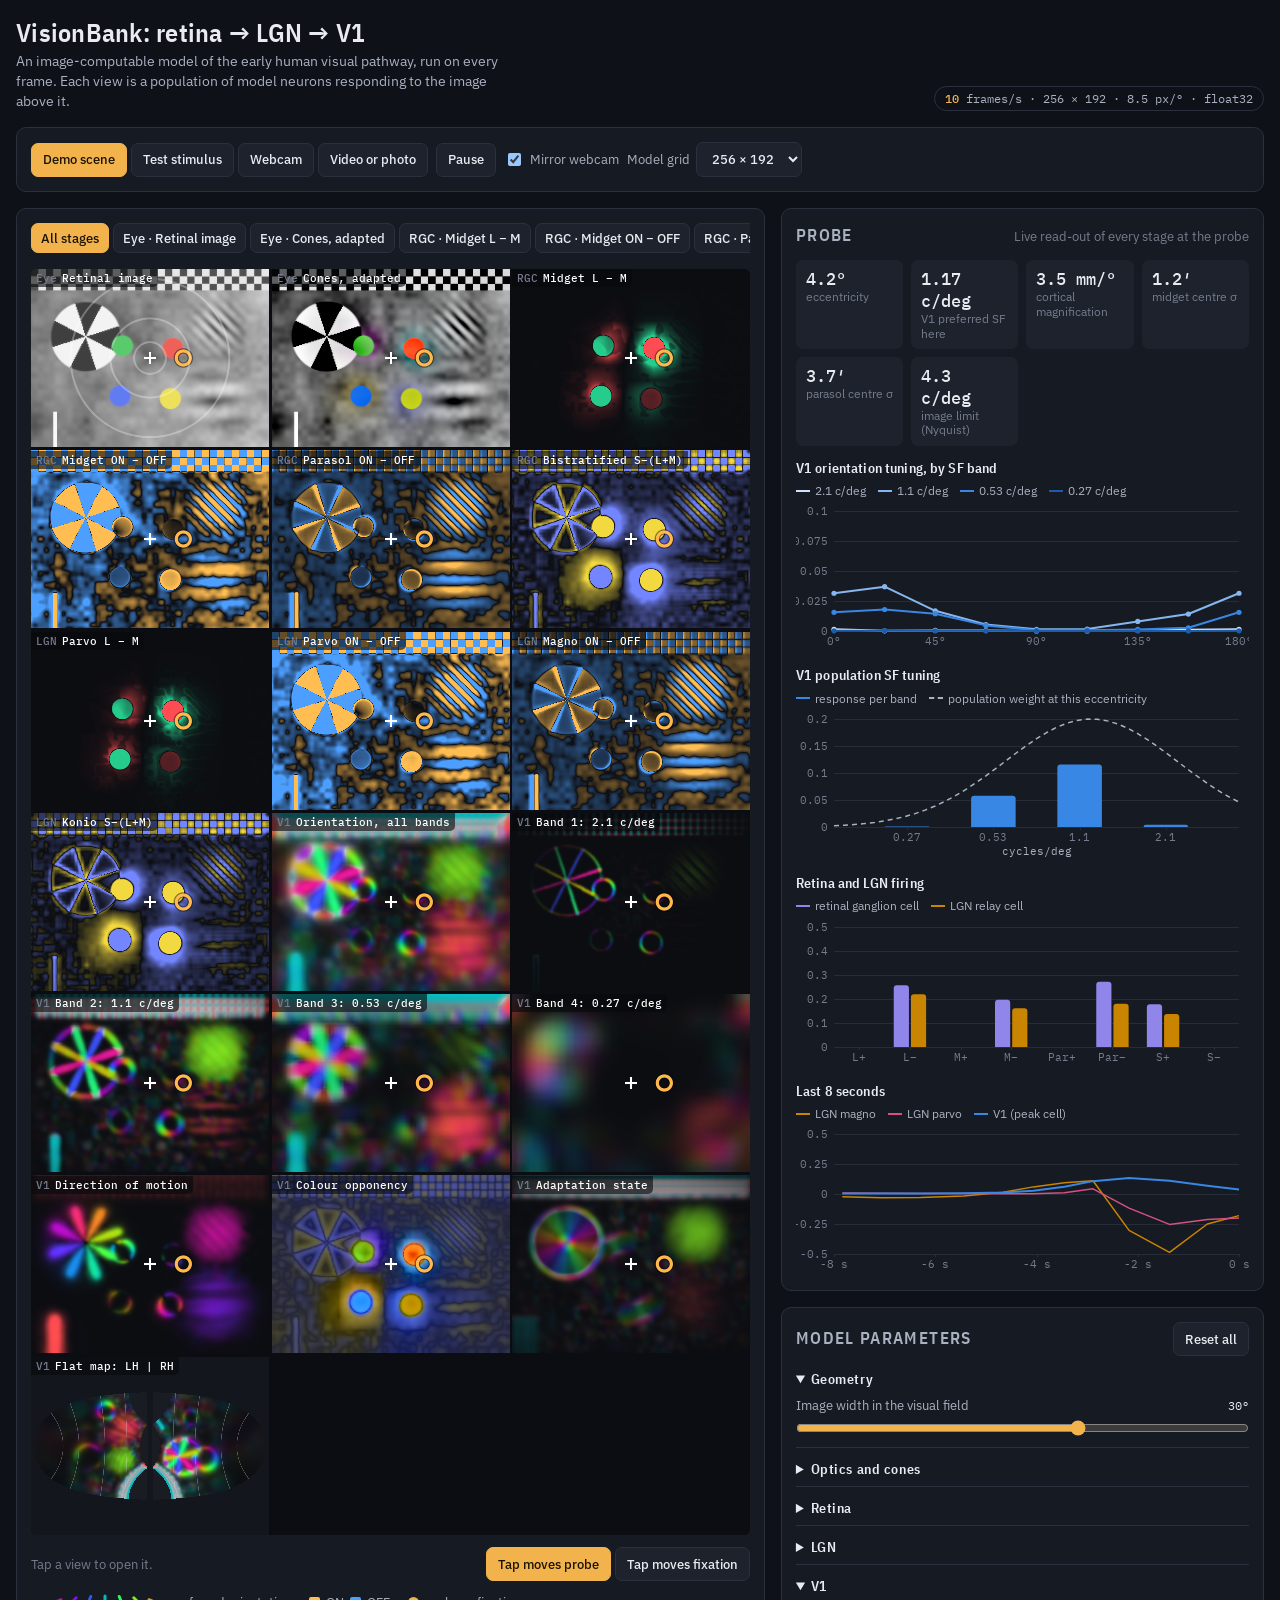
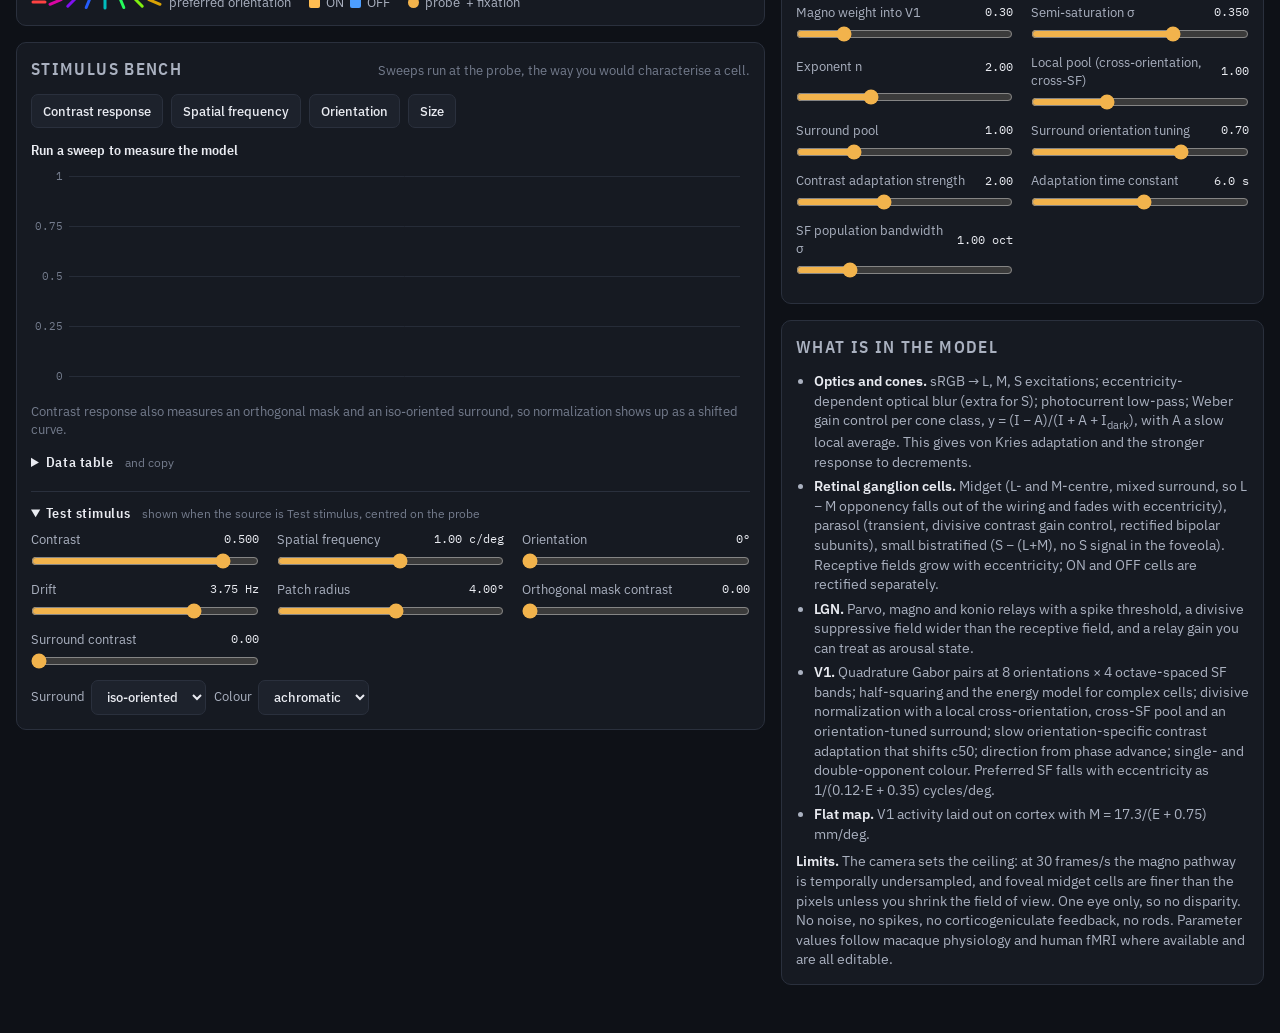
<file: index.html>
<!DOCTYPE html>
<html lang="en">
<head>
<meta charset="utf-8">
<meta name="viewport" content="width=device-width, initial-scale=1">
<title>VisionBank</title>
<link rel="preconnect" href="https://fonts.googleapis.com">
<link rel="preconnect" href="https://fonts.gstatic.com" crossorigin>
<link href="https://fonts.googleapis.com/css2?family=IBM+Plex+Mono:wght@400;500&family=IBM+Plex+Sans:wght@400;500;600&family=IBM+Plex+Sans+Condensed:wght@600&display=swap" rel="stylesheet">
<style>
:root {
  /* layout: instrument console. viewer left, read-outs and controls right; one dark world so activity maps read true */
  color-scheme: dark;
  --bg: #0e1117;
  --panel: #161a22;
  --panel-2: #1d222c;
  --line: #2a303d;
  --ink: #e9ebf1;
  --ink-2: #aab1c0;
  --ink-3: #747c8d;
  --accent: #f2b34c;       /* ON, probe */
  --accent-ink: #1a1305;
  --cool: #5aa2ff;         /* OFF */
  --warn: #e66767;
  --font-display: "IBM Plex Sans Condensed", "Arial Narrow", system-ui, sans-serif;
  --font-body: "IBM Plex Sans", system-ui, -apple-system, "Segoe UI", sans-serif;
  --font-mono: "IBM Plex Mono", ui-monospace, "SF Mono", Menlo, monospace;
}
* { box-sizing: border-box; }
html, body { margin: 0; }
body { background: var(--bg); color: var(--ink); font: 14px/1.45 var(--font-body); -webkit-text-size-adjust: 100%; }
h1, h2, h3 { font-family: var(--font-display); font-weight: 600; margin: 0; text-wrap: balance; letter-spacing: 0.01em; }
h1 { font-size: 26px; line-height: 1.1; }
h2 { font-size: 17px; text-transform: uppercase; letter-spacing: 0.08em; color: var(--ink-2); }
h3 { font-size: 14px; color: var(--ink); }
p { margin: 0; }
a { color: var(--accent); }
.wrap { max-width: 1500px; margin: 0 auto; padding: 18px 16px 48px; display: flex; flex-direction: column; gap: 16px; }
header.top { display: flex; flex-wrap: wrap; gap: 8px 20px; align-items: flex-end; justify-content: space-between; }
header.top .sub { color: var(--ink-2); max-width: 62ch; margin-top: 4px; }
.pill { font: 12px var(--font-mono); color: var(--ink-2); border: 1px solid var(--line); border-radius: 999px; padding: 4px 10px; white-space: nowrap; font-variant-numeric: tabular-nums; }
.pill b { color: var(--accent); font-weight: 500; }
.grid { display: flex; flex-direction: column; gap: 16px; }
.col { display: contents; }
#p-views { order: 1; } #p-probe { order: 2; } #p-bench { order: 3; } #p-params { order: 4; } #p-notes { order: 5; }
@media (min-width: 1040px) {
  .grid { display: grid; grid-template-columns: minmax(0, 1.55fr) minmax(360px, 1fr); align-items: start; }
  .col { display: flex; flex-direction: column; gap: 16px; min-width: 0; }
}
.panel { background: var(--panel); border: 1px solid var(--line); border-radius: 10px; padding: 14px; display: flex; flex-direction: column; gap: 12px; min-width: 0; }
.panel > .head { display: flex; flex-wrap: wrap; align-items: baseline; justify-content: space-between; gap: 6px 12px; }
.hint { color: var(--ink-3); font-size: 12.5px; }
.row { display: flex; flex-wrap: wrap; gap: 8px; align-items: center; }
button, select, .filebtn {
  font: 500 13px var(--font-body); color: var(--ink); background: var(--panel-2); border: 1px solid var(--line);
  border-radius: 7px; padding: 7px 11px; cursor: pointer; min-height: 34px;
}
button:hover, .filebtn:hover, select:hover { border-color: var(--ink-3); }
button:focus-visible, select:focus-visible, input:focus-visible, .filebtn:focus-within, summary:focus-visible { outline: 2px solid var(--accent); outline-offset: 2px; }
button[aria-pressed="true"] { background: var(--accent); color: var(--accent-ink); border-color: var(--accent); }
button:disabled { opacity: 0.45; cursor: default; }
.seg { display: inline-flex; flex-wrap: wrap; gap: 4px; }
.filebtn { display: inline-flex; align-items: center; position: relative; overflow: hidden; }
.filebtn input { position: absolute; inset: 0; opacity: 0; cursor: pointer; }
label.chk { display: inline-flex; gap: 6px; align-items: center; color: var(--ink-2); font-size: 13px; }
.msg { border-left: 3px solid var(--warn); background: var(--panel-2); padding: 8px 10px; border-radius: 0 6px 6px 0; color: var(--ink); font-size: 13px; }
.msg[hidden] { display: none; }

/* viewer */
.chips { display: flex; gap: 4px; overflow-x: auto; padding-bottom: 4px; scrollbar-width: thin; }
.chips button { white-space: nowrap; padding: 5px 9px; min-height: 30px; font-size: 12.5px; }
#stage { position: relative; width: 100%; line-height: 0; border-radius: 6px; overflow: hidden; background: #0b0d12; }
#gl { display: block; width: 100%; cursor: crosshair; touch-action: manipulation; }
#labels { position: absolute; inset: 0; pointer-events: none; line-height: 1.2; }
#labels span { position: absolute; white-space: nowrap; max-width: 100%; font: 500 11px var(--font-mono); color: #fff; background: rgba(8, 10, 14, 0.62); padding: 2px 5px; border-radius: 0 0 5px 0; }
#labels span i { font-style: normal; color: var(--ink-3); margin-right: 5px; }
.keys { display: flex; flex-wrap: wrap; gap: 6px 18px; align-items: center; color: var(--ink-2); font-size: 12.5px; }
.keys .k { display: inline-flex; gap: 6px; align-items: center; }
.sw { width: 11px; height: 11px; border-radius: 2px; display: inline-block; }
#orikey { width: 132px; height: 18px; }

/* read-outs */
.stats { display: grid; grid-template-columns: repeat(auto-fit, minmax(104px, 1fr)); gap: 8px; }
.stat { background: var(--panel-2); border-radius: 7px; padding: 8px 10px; }
.stat .v { font: 500 17px var(--font-mono); font-variant-numeric: tabular-nums; color: var(--ink); }
.stat .l { font-size: 11.5px; color: var(--ink-3); line-height: 1.25; }
.charts { display: grid; grid-template-columns: repeat(auto-fit, minmax(250px, 1fr)); gap: 12px; }
.chart { display: flex; flex-direction: column; gap: 4px; min-width: 0; }
.chart canvas { width: 100%; height: 150px; display: block; }
.chart.tall canvas { height: 230px; }
.legend { display: flex; flex-wrap: wrap; gap: 3px 12px; font-size: 12px; color: var(--ink-2); }
.legend .k { display: inline-flex; gap: 5px; align-items: center; }
.legend .ln { width: 14px; height: 0; border-top: 2px solid; display: inline-block; }
.legend .ln.dash { border-top-style: dashed; }
.chartbox { position: relative; }
.tip { position: absolute; pointer-events: none; background: #0b0d12; border: 1px solid var(--line); border-radius: 6px; padding: 6px 8px; font: 12px var(--font-mono); color: var(--ink); white-space: nowrap; z-index: 2; font-variant-numeric: tabular-nums; }
.tip[hidden] { display: none; }
.tip div { display: flex; gap: 6px; align-items: center; }
.tablewrap { overflow-x: auto; }
table { border-collapse: collapse; font: 12px var(--font-mono); font-variant-numeric: tabular-nums; width: 100%; }
th, td { text-align: right; padding: 3px 8px; border-bottom: 1px solid var(--line); white-space: nowrap; }
th { color: var(--ink-2); font-weight: 500; }
progress { width: 100%; height: 6px; accent-color: var(--accent); }

/* controls */
.ctl { display: grid; grid-template-columns: minmax(0, 1fr) auto; gap: 0 10px; align-items: center; }
.ctl label { color: var(--ink-2); font-size: 12.5px; }
.ctl output { font: 12px var(--font-mono); color: var(--ink); font-variant-numeric: tabular-nums; }
.ctl input[type=range] { grid-column: 1 / -1; width: 100%; accent-color: var(--accent); margin: 2px 0 8px; height: 22px; }
.ctls { display: grid; grid-template-columns: repeat(auto-fit, minmax(200px, 1fr)); gap: 0 18px; }
details { border-top: 1px solid var(--line); padding-top: 10px; }
details:first-of-type { border-top: 0; padding-top: 0; }
summary { cursor: pointer; font: 600 14px var(--font-display); letter-spacing: 0.04em; color: var(--ink); padding: 2px 0 8px; }
summary small { font: 12px var(--font-body); color: var(--ink-3); margin-left: 8px; letter-spacing: 0; }
.notes { color: var(--ink-2); font-size: 13.5px; max-width: 72ch; display: flex; flex-direction: column; gap: 8px; }
.notes b { color: var(--ink); font-weight: 600; }
.notes ul { margin: 0; padding-left: 18px; display: flex; flex-direction: column; gap: 5px; }
.fatal { padding: 24px; border: 1px solid var(--warn); border-radius: 10px; }
@media (prefers-reduced-motion: reduce) { * { scroll-behavior: auto; } }
@media (max-width: 480px) { #labels span { font-size: 9.5px; padding: 2px 4px; } #labels span i { margin-right: 3px; } }
</style>
</head>
<body>
<div class="wrap">
  <header class="top">
    <div>
      <h1>VisionBank: retina → LGN → V1</h1>
      <p class="sub">An image-computable model of the early human visual pathway, run on every frame. Each view is a population of model neurons responding to the image above it.</p>
    </div>
    <div class="pill" id="status">starting</div>
  </header>

  <section class="panel" aria-label="Image source">
    <div class="row">
      <div class="seg" role="group" aria-label="Source">
        <button id="src-demo" aria-pressed="true">Demo scene</button>
        <button id="src-stim" aria-pressed="false">Test stimulus</button>
        <button id="src-cam" aria-pressed="false">Webcam</button>
        <label class="filebtn" id="src-file-l">Video or photo<input type="file" id="src-file" accept="video/*,image/*"></label>
      </div>
      <button id="pause" aria-pressed="false">Pause</button>
      <label class="chk"><input type="checkbox" id="mirror" checked> Mirror webcam</label>
      <label class="chk">Model grid
        <select id="res"><option value="192">192 × 144</option><option value="256" selected>256 × 192</option><option value="384">384 × 288</option><option value="512">512 × 384</option></select>
      </label>
    </div>
    <div class="msg" id="msg" hidden></div>
    <video id="vid" playsinline muted loop hidden></video>
  </section>

  <div class="grid">
    <div class="col">
      <section class="panel" id="p-views" aria-label="Model views">
        <div class="chips" id="chips"></div>
        <div id="stage"><canvas id="gl"></canvas><div id="labels"></div></div>
        <div class="row" style="justify-content: space-between">
          <span class="hint" id="viewhint">Tap a view to open it.</span>
          <div class="seg" role="group" aria-label="Tap action">
            <button id="tap-probe" aria-pressed="true">Tap moves probe</button>
            <button id="tap-fix" aria-pressed="false">Tap moves fixation</button>
          </div>
        </div>
        <div class="keys">
          <span class="k"><canvas id="orikey"></canvas> preferred orientation</span>
          <span class="k"><i class="sw" style="background:#ffbd52"></i> ON <i class="sw" style="background:#4d9eff"></i> OFF</span>
          <span class="k"><i class="sw" style="background:#f2b34c;border-radius:50%"></i> probe &nbsp;+ fixation</span>
        </div>
      </section>

      <section class="panel" id="p-bench" aria-label="Stimulus bench">
        <div class="head"><h2>Stimulus bench</h2><span class="hint">Sweeps run at the probe, the way you would characterise a cell.</span></div>
        <div class="row">
          <button id="sw-crf">Contrast response</button>
          <button id="sw-sf">Spatial frequency</button>
          <button id="sw-ori">Orientation</button>
          <button id="sw-size">Size</button>
        </div>
        <progress id="prog" value="0" max="1" hidden></progress>
        <div class="chart tall">
          <h3 id="bench-title">Run a sweep to measure the model</h3>
          <div class="legend" id="bench-legend"></div>
          <div class="chartbox"><canvas id="bench-chart"></canvas><div class="tip" id="bench-tip" hidden></div></div>
          <p class="hint" id="bench-note">Contrast response also measures an orthogonal mask and an iso-oriented surround, so normalization shows up as a shifted curve.</p>
        </div>
        <details id="bench-data"><summary>Data table <small>and copy</small></summary>
          <div class="row" style="margin-bottom:8px"><button id="bench-copy" disabled>Copy as TSV</button></div>
          <div class="tablewrap"><table id="bench-table"></table></div>
        </details>
        <details open><summary>Test stimulus <small>shown when the source is Test stimulus, centred on the probe</small></summary>
          <div class="ctls" id="stim-ctls"></div>
          <div class="row">
            <label class="chk">Surround <select id="s-surrel"><option value="0">iso-oriented</option><option value="90">orthogonal</option></select></label>
            <label class="chk">Colour <select id="s-col"><option value="0">achromatic</option><option value="1">L − M</option><option value="2">S cone</option></select></label>
          </div>
        </details>
      </section>
    </div>

    <div class="col">
      <section class="panel" id="p-probe" aria-label="Probe">
        <div class="head"><h2>Probe</h2><span class="hint">Live read-out of every stage at the probe</span></div>
        <div class="stats" id="stats"></div>
        <div class="charts">
          <div class="chart"><h3>V1 orientation tuning, by SF band</h3><div class="legend" id="lg-ori"></div><canvas id="ch-ori"></canvas></div>
          <div class="chart"><h3>V1 population SF tuning</h3><div class="legend" id="lg-sf"></div><canvas id="ch-sf"></canvas></div>
          <div class="chart"><h3>Retina and LGN firing</h3><div class="legend" id="lg-cells"></div><canvas id="ch-cells"></canvas></div>
          <div class="chart"><h3>Last 8 seconds</h3><div class="legend" id="lg-strip"></div><canvas id="ch-strip"></canvas></div>
        </div>
      </section>

      <section class="panel" id="p-params" aria-label="Model parameters">
        <div class="head"><h2>Model parameters</h2><button id="reset">Reset all</button></div>
        <div id="params"></div>
      </section>

      <section class="panel" id="p-notes" aria-label="What the model contains">
        <div class="head"><h2>What is in the model</h2></div>
        <div class="notes">
          <ul>
            <li><b>Optics and cones.</b> sRGB → L, M, S excitations; eccentricity-dependent optical blur (extra for S); photocurrent low-pass; Weber gain control per cone class, y = (I − A)/(I + A + I<sub>dark</sub>), with A a slow local average. This gives von Kries adaptation and the stronger response to decrements.</li>
            <li><b>Retinal ganglion cells.</b> Midget (L- and M-centre, mixed surround, so L − M opponency falls out of the wiring and fades with eccentricity), parasol (transient, divisive contrast gain control, rectified bipolar subunits), small bistratified (S − (L+M), no S signal in the foveola). Receptive fields grow with eccentricity; ON and OFF cells are rectified separately.</li>
            <li><b>LGN.</b> Parvo, magno and konio relays with a spike threshold, a divisive suppressive field wider than the receptive field, and a relay gain you can treat as arousal state.</li>
            <li><b>V1.</b> Quadrature Gabor pairs at 8 orientations × 4 octave-spaced SF bands; half-squaring and the energy model for complex cells; divisive normalization with a local cross-orientation, cross-SF pool and an orientation-tuned surround; slow orientation-specific contrast adaptation that shifts c50; direction from phase advance; single- and double-opponent colour. Preferred SF falls with eccentricity as 1/(0.12·E + 0.35) cycles/deg.</li>
            <li><b>Flat map.</b> V1 activity laid out on cortex with M = 17.3/(E + 0.75) mm/deg.</li>
          </ul>
          <p><b>Limits.</b> The camera sets the ceiling: at 30 frames/s the magno pathway is temporally undersampled, and foveal midget cells are finer than the pixels unless you shrink the field of view. One eye only, so no disparity. No noise, no spikes, no corticogeniculate feedback, no rods. Parameter values follow macaque physiology and human fMRI where available and are all editable.</p>
        </div>
      </section>
    </div>
  </div>
</div>
<script>
'use strict';
/* ---------- GLSL: every stage of the model is one fragment shader ---------- */
const VS = `#version 300 es
out vec2 uv;
void main(){ vec2 p = vec2(float((gl_VertexID<<1)&2), float(gl_VertexID&2)); uv = p; gl_Position = vec4(p*2.0-1.0,0.0,1.0); }`;

const HEAD = `#version 300 es
precision highp float; precision highp int; precision highp sampler2D;
in vec2 uv;
uniform vec2 u_res;   // model resolution, px
uniform vec2 u_fix;   // fixation point, uv
uniform float u_ppd;  // model px per degree of visual angle
uniform float u_rf;   // receptive-field size multiplier
const float TAU = 6.28318530718;
float eccDeg(vec2 p){ return length((p - u_fix)*u_res)/u_ppd; }
// Space-variant Gaussian blur: read a Gaussian pyramid at the level whose sigma matches.
vec4 pyr(sampler2D t, vec2 p, float sigPx){
  float lam = max(0.0, 0.5*log2(2.4*sigPx*sigPx + 0.6));
  return textureLod(t, p, lam);
}
// RF centre sigma (deg) vs eccentricity; after Croner & Kaplan (1995), human-scaled fovea.
float sigMidget(float E){ return (0.010 + 0.0025*E)*u_rf; }
float sigParasol(float E){ return (0.040 + 0.0050*E)*u_rf; }
float sigBistrat(float E){ return (0.060 + 0.0070*E)*u_rf; }
float sum4(vec4 v){ return v.x+v.y+v.z+v.w; }
`;

const FS = {};

/* Stage 0. Image -> linear cone excitations (L, M, S). */
FS.ingest = HEAD + `
uniform sampler2D u_src; uniform int u_mode; uniform vec2 u_srcScale; uniform float u_mirror, u_time;
uniform vec2 u_probe;
uniform float u_sC, u_sF, u_sOri, u_sR, u_sMask, u_sSur, u_sSurOri, u_sPhase; uniform int u_sCol;
out vec4 o;
const mat3 RGB2LMS = mat3(0.31392,0.15529,0.01772, 0.63956,0.75795,0.10945, 0.04653,0.08672,0.87275);
vec3 srgb2lin(vec3 c){ return mix(c/12.92, pow((c+0.055)/1.055, vec3(2.4)), step(0.04045, c)); }
float hash(vec2 p){ return fract(sin(dot(p, vec2(127.1,311.7)))*43758.5453); }
float vnoise(vec2 p){ vec2 i=floor(p), f=fract(p); f=f*f*(3.0-2.0*f);
  return mix(mix(hash(i),hash(i+vec2(1,0)),f.x), mix(hash(i+vec2(0,1)),hash(i+vec2(1,1)),f.x), f.y); }
vec3 demo(vec2 p, float t){
  vec2 q = (p-0.5)*vec2(u_res.x/u_res.y,1.0);
  float n = 0.5*vnoise(q*6.0+t*0.05) + 0.3*vnoise(q*14.0) + 0.2*vnoise(q*31.0);
  vec3 col = vec3(0.30 + 0.44*(n-0.5));
  col *= 0.7 + 0.6*p.x;
  vec2 c1 = q - vec2(-0.36, 0.12); float r1 = length(c1); float a1 = atan(c1.y,c1.x) + t*0.6;
  col = mix(col, vec3(mix(0.05,0.9,step(0.0, sin(a1*4.0)))), smoothstep(0.2,0.19,r1));
  vec2 c2 = q - vec2(0.38,0.18); col += 0.3*exp(-dot(c2,c2)/0.012)*cos(84.0*(c2.x+c2.y) - t*6.0);
  vec2 c3 = q - vec2(0.36,-0.22); col += 0.3*exp(-dot(c3,c3)/0.02)*cos(45.0*c3.y - t*4.0);
  for(int k=0;k<4;k++){ float ang = t*0.35 + float(k)*1.5708; vec2 cc = q - vec2(-0.02,-0.08) - 0.2*vec2(cos(ang),sin(ang));
    vec3 dc = k==0?vec3(0.85,0.12,0.10): k==1?vec3(0.10,0.60,0.15): k==2?vec3(0.12,0.20,0.90): vec3(0.85,0.75,0.10);
    col = mix(col, dc, smoothstep(0.062,0.055,length(cc))); }
  float bx = fract(t*0.08)*1.6-0.8; col = mix(col, vec3(0.95), smoothstep(0.012,0.008,abs(q.x-bx))*step(q.y,-0.3));
  if(q.y>0.38){ vec2 ch = floor((q+vec2(t*0.02,0.0))*24.0); col = vec3(mod(ch.x+ch.y,2.0)<0.5?0.08:0.8); }
  return clamp(col,0.0,1.0);
}
vec3 stim(vec2 p){
  vec2 d = (p - u_probe)*u_res/u_ppd; float r = length(d);
  float ph = TAU*u_sPhase;
  vec2 n1 = vec2(-sin(u_sOri), cos(u_sOri)); vec2 n2 = vec2(-n1.y, n1.x);
  vec2 n3 = vec2(-sin(u_sSurOri), cos(u_sSurOri));
  float g1 = cos(TAU*u_sF*dot(d,n1) - ph), g2 = cos(TAU*u_sF*dot(d,n2) - ph), g3 = cos(TAU*u_sF*dot(d,n3) - ph);
  float e = max(0.08*u_sR, 1.5/u_ppd);
  float wc = 1.0 - smoothstep(u_sR - e, u_sR + e, r);
  float ws = smoothstep(u_sR*1.15 - e, u_sR*1.15 + e, r);
  float m = clamp(wc*(u_sC*g1 + u_sMask*g2) + ws*u_sSur*g3, -1.0, 1.0);
  vec3 dir = u_sCol==0 ? vec3(1.0) : (u_sCol==1 ? vec3(0.5,-1.0,0.0) : vec3(0.0,0.0,1.0));
  return 0.5*(1.0 + m*dir);
}
void main(){
  vec3 lms;
  if(u_mode==2){ lms = stim(uv); }
  else {
    vec3 rgb;
    if(u_mode==1) rgb = demo(uv, u_time);
    else { vec2 p = (uv-0.5)*u_srcScale + 0.5; if(u_mirror>0.5) p.x = 1.0-p.x; rgb = srgb2lin(texture(u_src, p).rgb); }
    lms = RGB2LMS*rgb;
  }
  o = vec4(lms, (2.0*lms.r+lms.g)/3.0);
}`;

/* Gaussian pyramid step: [1 3 3 1]/8 separable, decimate by 2 (keeps pixel centres aligned). */
FS.down = `#version 300 es
precision highp float; precision highp sampler2D;
uniform sampler2D u_src; out vec4 o;
void main(){
  ivec2 sz = textureSize(u_src,0); ivec2 c = ivec2(gl_FragCoord.xy)*2;
  const float w[4] = float[4](1.0,3.0,3.0,1.0);
  vec4 s = vec4(0.0);
  for(int j=0;j<4;j++) for(int i=0;i<4;i++){
    s += w[i]*w[j]*texelFetch(u_src, clamp(c+ivec2(i-1,j-1), ivec2(0), sz-1), 0); }
  o = s/64.0;
}`;

/* Stage 1. Optics + cones: blur, photocurrent low-pass, luminance gain control (per cone class). */
FS.cone = HEAD + `
uniform sampler2D u_lms, u_pA, u_pI;
uniform float u_dt, u_tauC, u_tauA, u_sigA, u_gamma, u_Id, u_optics, u_reset;
layout(location=0) out vec4 oA; layout(location=1) out vec4 oI; layout(location=2) out vec4 oY;
void main(){
  float E = eccDeg(uv); ivec2 q = ivec2(gl_FragCoord.xy);
  float so = (0.6 + 0.05*E)/60.0*u_optics;                      // optical PSF sigma, deg
  vec3 I; I.rg = pyr(u_lms, uv, so*u_ppd).rg;
  I.b = pyr(u_lms, uv, sqrt(so*so + 0.0016)*u_ppd).b;            // S cones: chromatic aberration, sparse mosaic
  vec3 pI = texelFetch(u_pI,q,0).rgb, pA = texelFetch(u_pA,q,0).rgb;
  vec3 In = mix(pI, I, 1.0-exp(-u_dt/u_tauC));
  vec3 loc = pyr(u_lms, uv, u_sigA*(1.0+E/4.0)*u_ppd).rgb;       // local adaptation pool
  vec3 glob = textureLod(u_lms, vec2(0.5), 30.0).rgb;            // scene mean
  vec3 pool = pow(max(loc,1e-4), vec3(u_gamma))*pow(max(glob,1e-4), vec3(1.0-u_gamma));
  vec3 An = mix(pA, pool, 1.0-exp(-u_dt/u_tauA));
  if(u_reset>0.5){ In = I; An = pool; }
  vec3 y = (In - An)/(In + An + u_Id);                            // Weber gain control, compressive
  oA = vec4(An,1.0); oI = vec4(In,1.0); oY = vec4(y, (2.0*y.r + y.g)/3.0);
}`;

/* Stage 2a. Retinal ganglion cell generator signals: midget (L, M centre), parasol, small bistratified. */
FS.gen = HEAD + `
uniform sampler2D u_cone, u_pS;
uniform float u_dt, u_reset, u_ksP, u_ksM, u_srr, u_purE, u_wP, u_wM, u_tauP, u_tauM, u_tauK;
layout(location=0) out vec4 oG; layout(location=1) out vec4 oS; layout(location=2) out vec4 oU;
void main(){
  float E = eccDeg(uv); ivec2 q = ivec2(gl_FragCoord.xy);
  float sp = sigMidget(E)*u_ppd, sm = sigParasol(E)*u_ppd, sk = sigBistrat(E)*u_ppd;
  vec4 cP = pyr(u_cone, uv, sp), sP = pyr(u_cone, uv, sp*u_srr);
  float pur = exp(-E/u_purE);                                     // single-cone centres near the fovea
  vec4 raw;
  raw.r = mix(cP.a,cP.r,pur) - u_ksP*sP.a;                        // L-centre midget
  raw.g = mix(cP.a,cP.g,pur) - u_ksP*sP.a;                        // M-centre midget
  raw.b = pyr(u_cone,uv,sm).a - u_ksM*pyr(u_cone,uv,sm*u_srr).a;  // parasol
  raw.a = smoothstep(0.1,0.4,E+3.0/u_ppd)*(pyr(u_cone,uv,sk).b - pyr(u_cone,uv,sk*1.5).a); // S-(L+M)
  vec4 k = 1.0-exp(-u_dt/vec4(u_tauP,u_tauP,u_tauM,u_tauK));
  vec4 st = mix(texelFetch(u_pS,q,0), raw, k);
  if(u_reset>0.5) st = raw;
  vec4 g; g.rg = raw.rg - u_wP*st.rg;                             // sustained
  g.b = raw.b - u_wM*st.b;                                        // transient (band-pass in time)
  g.a = st.a;                                                     // sluggish
  float gl = (2.0*g.r+g.g)/3.0;
  float b = ((2.0*raw.r+raw.g) - (2.0*st.r+st.g))/3.0;            // fine-scale transient (bipolar subunits)
  oG = g; oS = st; oU = vec4(max(b,0.0), max(-b,0.0), raw.b*raw.b, gl*gl);   // gain-control pools see contrast before the transient filter
}`;

/* Stage 2b + 3. RGC firing rates (contrast gain control, rectified subunits, rectification), then LGN relay. */
FS.rl = HEAD + `
uniform sampler2D u_gen, u_sub;
uniform float u_wSub, u_gM, u_c50M, u_gP, u_c50P, u_gK, u_relay, u_thr, u_sfL;
layout(location=0) out vec4 oRA; layout(location=1) out vec4 oRB; layout(location=2) out vec4 oLA; layout(location=3) out vec4 oLB;
void main(){
  float E = eccDeg(uv); ivec2 q = ivec2(gl_FragCoord.xy);
  float sp = sigMidget(E)*u_ppd, sm = sigParasol(E)*u_ppd;
  vec4 g = texelFetch(u_gen,q,0);
  vec4 uM = pyr(u_sub, uv, sm);
  float cM = sqrt(max(pyr(u_sub, uv, max(sm*2.5,1.0)).b, 0.0));   // local RMS contrast, magno band
  float cP = sqrt(max(pyr(u_sub, uv, max(sp*2.5,1.0)).a, 0.0));
  float gainM = u_gM/(1.0 + cM/u_c50M), gainP = u_gP/(1.0 + cP/u_c50P);
  const vec2 b0 = vec2(0.09, 0.05);                               // maintained rate: ON cells higher, OFF more rectified
  vec4 base = vec4(b0.x,b0.y,b0.x,b0.y);
  oRA = max(vec4(0.0), base + gainP*vec4(g.r,-g.r,g.g,-g.g));
  oRB = max(vec4(0.0), vec4(b0.x + gainM*( g.b + u_wSub*uM.r), b0.y + gainM*(-g.b + u_wSub*uM.g),
                            0.06 + u_gK*g.a, 0.03 - 0.6*u_gK*g.a));
  float sM = sqrt(max(pyr(u_sub, uv, max(sm*5.0,1.5)).b, 0.0));   // LGN suppressive field
  float sP = sqrt(max(pyr(u_sub, uv, max(sp*5.0,1.5)).a, 0.0));
  // divisive suppression driven by the saturating local-contrast signal (after Bonin, Mante & Carandini 2005)
  float lM = u_relay/(1.0 + u_sfL*0.6*sM/(sM + u_c50M)), lP = u_relay/(1.0 + u_sfL*0.6*sP/(sP + u_c50P));
  oLA = max(vec4(0.0), lP*(oRA - u_thr*base));
  oLB = max(vec4(0.0), vec4(lM,lM,lP,lP)*(oRB - u_thr*vec4(b0.x,b0.y,0.06,0.03)));
}`;

/* Stage 4a. Geniculate input to V1: luminance (P + M), red-green, blue-yellow. */
FS.v1in = HEAD + `
uniform sampler2D u_lA, u_lB; uniform float u_wMV1;
out vec4 o;
void main(){
  ivec2 q = ivec2(gl_FragCoord.xy); vec4 A = texelFetch(u_lA,q,0), B = texelFetch(u_lB,q,0);
  float l = A.r-A.g, m = A.b-A.a, mg = B.r-B.g;
  o = vec4((2.0*l+m)/3.0 + u_wMV1*mg, l-m, B.b-B.a, mg);
}`;

/* Stage 4b. V1 linear receptive fields: quadrature Gabor pairs, 8 orientations, one SF band. */
FS.gabor = `#version 300 es
precision highp float; precision highp int; precision highp sampler2D;
uniform sampler2D u_in, u_kern; uniform int u_lod; uniform float u_gain;
layout(location=0) out vec4 o0; layout(location=1) out vec4 o1; layout(location=2) out vec4 o2; layout(location=3) out vec4 o3;
void main(){
  ivec2 p = ivec2(gl_FragCoord.xy); ivec2 sz = textureSize(u_in, u_lod);
  vec4 a0=vec4(0.0), a1=vec4(0.0), a2=vec4(0.0), a3=vec4(0.0);
  for(int j=-5;j<=5;j++) for(int i=-5;i<=5;i++){
    float v = texelFetch(u_in, clamp(p+ivec2(i,j), ivec2(0), sz-1), u_lod).r;
    int t = (j+5)*11 + (i+5);
    a0 += v*texelFetch(u_kern, ivec2(t,0), 0); a1 += v*texelFetch(u_kern, ivec2(t,1), 0);
    a2 += v*texelFetch(u_kern, ivec2(t,2), 0); a3 += v*texelFetch(u_kern, ivec2(t,3), 0);
  }
  o0 = a0*u_gain; o1 = a1*u_gain; o2 = a2*u_gain; o3 = a3*u_gain;
}`;

/* Stage 4c. Complex-cell energy (e^2 + o^2), weighted by the local SF population, and direction from phase advance. */
FS.energy = HEAD + `
uniform sampler2D u_c0,u_c1,u_c2,u_c3,u_p0,u_p1,u_p2,u_p3;
uniform float u_fs, u_sw;
layout(location=0) out vec4 oEA; layout(location=1) out vec4 oEB; layout(location=2) out vec4 oDA; layout(location=3) out vec4 oDB;
vec2 ed(vec2 c, vec2 p, float w2){
  float e = dot(c,c), ep = dot(p,p);
  return vec2(e*w2, (c.y*p.x - c.x*p.y)/(sqrt(e*ep) + 1e-7));
}
void main(){
  ivec2 q = ivec2(gl_FragCoord.xy); float E = eccDeg(uv);
  float fp = 1.0/(0.12*E + 0.35);                                 // preferred SF vs eccentricity (Broderick et al. 2022)
  float lo = log2(u_fs/fp)/u_sw; float w2 = exp(-lo*lo);          // population weight, squared
  vec4 c0=texelFetch(u_c0,q,0), c1=texelFetch(u_c1,q,0), c2=texelFetch(u_c2,q,0), c3=texelFetch(u_c3,q,0);
  vec4 p0=texelFetch(u_p0,q,0), p1=texelFetch(u_p1,q,0), p2=texelFetch(u_p2,q,0), p3=texelFetch(u_p3,q,0);
  vec2 r0=ed(c0.xy,p0.xy,w2), r1=ed(c0.zw,p0.zw,w2), r2=ed(c1.xy,p1.xy,w2), r3=ed(c1.zw,p1.zw,w2);
  vec2 r4=ed(c2.xy,p2.xy,w2), r5=ed(c2.zw,p2.zw,w2), r6=ed(c3.xy,p3.xy,w2), r7=ed(c3.zw,p3.zw,w2);
  oEA = vec4(r0.x,r1.x,r2.x,r3.x); oEB = vec4(r4.x,r5.x,r6.x,r7.x);
  oDA = vec4(r0.y,r1.y,r2.y,r3.y); oDB = vec4(r4.y,r5.y,r6.y,r7.y);
}`;

/* Stage 4d. Divisive normalization (local cross-orientation / cross-SF pool + orientation-tuned surround) and contrast adaptation. */
FS.norm = HEAD + `
uniform sampler2D u_EA,u_EB,u_EAf,u_EBf,u_EAc,u_EBc,u_pA,u_pB;
uniform float u_hasF,u_hasC,u_sig,u_n,u_wLoc,u_wSur,u_tun,u_kAd,u_tauAd,u_dt,u_adOn,u_lodL,u_lodS,u_kn;
layout(location=0) out vec4 oRA; layout(location=1) out vec4 oRB; layout(location=2) out vec4 oAA; layout(location=3) out vec4 oAB;
void main(){
  ivec2 q = ivec2(gl_FragCoord.xy);
  vec4 EA = texelFetch(u_EA,q,0), EB = texelFetch(u_EB,q,0);
  float loc = sum4(textureLod(u_EA,uv,u_lodL)) + sum4(textureLod(u_EB,uv,u_lodL));
  if(u_hasF>0.5) loc += 0.5*(sum4(textureLod(u_EAf,uv,u_lodL+1.0)) + sum4(textureLod(u_EBf,uv,u_lodL+1.0)));
  if(u_hasC>0.5) loc += 0.5*(sum4(textureLod(u_EAc,uv,max(u_lodL-1.0,0.0))) + sum4(textureLod(u_EBc,uv,max(u_lodL-1.0,0.0))));
  loc /= u_kn;
  vec4 sA = textureLod(u_EA,uv,u_lodS), sB = textureLod(u_EB,uv,u_lodS);
  float sun = (sum4(sA)+sum4(sB))/u_kn;
  vec4 pA = texelFetch(u_pA,q,0), pB = texelFetch(u_pB,q,0);
  float h = 0.5*u_n;
  vec4 dA = pow(u_sig*(1.0+u_kAd*pA), vec4(u_n)) + pow(max(u_wLoc*loc + u_wSur*(u_tun*sA + (1.0-u_tun)*sun), 1e-12), vec4(h));
  vec4 dB = pow(u_sig*(1.0+u_kAd*pB), vec4(u_n)) + pow(max(u_wLoc*loc + u_wSur*(u_tun*sB + (1.0-u_tun)*sun), 1e-12), vec4(h));
  oRA = pow(max(EA,1e-12), vec4(h))/dA; oRB = pow(max(EB,1e-12), vec4(h))/dB;
  float k = u_adOn*(1.0-exp(-u_dt/u_tauAd));
  oAA = mix(pA, oRA, k); oAB = mix(pB, oRB, k);
}`;

/* V1 read-out across SF bands: orientation vector, total, SF centroid, motion vector. */
FS.summary = HEAD + `
uniform sampler2D u_RA0,u_RB0,u_DA0,u_DB0,u_RA1,u_RB1,u_DA1,u_DB1,u_RA2,u_RB2,u_DA2,u_DB2,u_RA3,u_RB3,u_DA3,u_DB3;
layout(location=0) out vec4 o0; layout(location=1) out vec4 o1;
void acc(vec4 R, vec4 D, int base, float s, inout vec2 ov, inout float tot, inout float sc, inout vec2 mv, inout float mx){
  for(int k=0;k<4;k++){ float th = float(base+k)*0.39269908; float r = R[k];
    ov += r*vec2(cos(2.0*th), sin(2.0*th)); tot += r; sc += r*s; mx = max(mx, r);
    mv += r*D[k]*vec2(-sin(th), cos(th)); }
}
void main(){
  vec2 ov = vec2(0.0), mv = vec2(0.0); float tot = 0.0, sc = 0.0, mx = 0.0;
  acc(texture(u_RA0,uv), texture(u_DA0,uv), 0, 0.0, ov,tot,sc,mv,mx); acc(texture(u_RB0,uv), texture(u_DB0,uv), 4, 0.0, ov,tot,sc,mv,mx);
  acc(texture(u_RA1,uv), texture(u_DA1,uv), 0, 1.0, ov,tot,sc,mv,mx); acc(texture(u_RB1,uv), texture(u_DB1,uv), 4, 1.0, ov,tot,sc,mv,mx);
  acc(texture(u_RA2,uv), texture(u_DA2,uv), 0, 2.0, ov,tot,sc,mv,mx); acc(texture(u_RB2,uv), texture(u_DB2,uv), 4, 2.0, ov,tot,sc,mv,mx);
  acc(texture(u_RA3,uv), texture(u_DA3,uv), 0, 3.0, ov,tot,sc,mv,mx); acc(texture(u_RB3,uv), texture(u_DB3,uv), 4, 3.0, ov,tot,sc,mv,mx);
  o0 = vec4(ov, tot, sc/(tot+1e-6)); o1 = vec4(mv, mx, 1.0);
}`;

/* V1 colour: single-opponent (blob-like, low-pass) and double-opponent (chromatic contrast) responses. */
FS.colour = HEAD + `
uniform sampler2D u_in; out vec4 o;
void main(){
  float E = eccDeg(uv); float sb = (0.12 + 0.03*E)*u_rf*u_ppd;
  vec4 f = pyr(u_in, uv, sb*0.5), c = pyr(u_in, uv, sb), w = pyr(u_in, uv, sb*3.0);
  vec2 so = c.gb; vec2 dop = abs(f.gb - w.gb);
  o = vec4(so/(0.15+abs(so)), dop/(0.1+dop));
}`;

/* Copy one texel (the probe). */
FS.copy = `#version 300 es
precision highp float; precision highp sampler2D;
uniform sampler2D u_t; uniform vec2 u_p; out vec4 o;
void main(){ o = textureLod(u_t, u_p, 0.0); }`;

/* Display. */
FS.view = HEAD + `
uniform sampler2D u_t0, u_t1; uniform int u_mode, u_cm; uniform float u_gain, u_marks, u_emax; uniform vec4 u_w;
uniform vec2 u_probe, u_tile; uniform mat3 u_lms2rgb;
out vec4 o;
const vec3 BG = vec3(0.045,0.05,0.065);
vec3 cyc(float h){ return 0.5+0.5*cos(TAU*(h+vec3(0.0,0.33,0.67))); }
vec3 lin2srgb(vec3 c){ c = clamp(c,0.0,1.0); return mix(c*12.92, 1.055*pow(c, vec3(1.0/2.4))-0.055, step(0.0031308, c)); }
vec3 dv(float x){
  vec3 pos = u_cm==0 ? vec3(1.0,0.74,0.32) : (u_cm==1 ? vec3(1.0,0.30,0.32) : vec3(0.45,0.52,1.0));
  vec3 neg = u_cm==0 ? vec3(0.30,0.62,1.0) : (u_cm==1 ? vec3(0.15,0.80,0.55) : vec3(0.95,0.85,0.25));
  return mix(BG, x>0.0?pos:neg, min(1.0, abs(x)));
}
vec3 oriCol(vec2 ov, float tot){
  float sel = length(ov)/(tot+1e-5); float v = 1.0-exp(-tot*u_gain);
  return BG + v*mix(vec3(0.75), cyc(atan(ov.y,ov.x)/TAU), clamp(sel*1.6,0.0,1.0));
}
vec2 oriVec(vec4 A, vec4 B, out float tot){
  vec2 ov = vec2(0.0); tot = 0.0;
  for(int k=0;k<4;k++){ float t0 = float(k)*0.39269908, t1 = float(k+4)*0.39269908;
    ov += A[k]*vec2(cos(2.0*t0),sin(2.0*t0)) + B[k]*vec2(cos(2.0*t1),sin(2.0*t1)); tot += A[k]+B[k]; }
  return ov;
}
void main(){
  vec3 col; vec2 p = uv;
  if(u_mode==0){ col = lin2srgb(u_lms2rgb*texture(u_t0,p).rgb); }
  else if(u_mode==1){ col = clamp(u_lms2rgb*(0.5+0.5*u_gain*texture(u_t0,p).rgb), 0.0, 1.0); }
  else if(u_mode==2){ col = dv(dot(texture(u_t0,p),u_w)*u_gain); }
  else if(u_mode==3){ vec4 s = texture(u_t0,p); col = oriCol(s.xy, s.z); }
  else if(u_mode==4){ float tot; vec2 ov = oriVec(texture(u_t0,p), texture(u_t1,p), tot); col = oriCol(ov, tot); }
  else if(u_mode==5){ vec2 mv = texture(u_t1,p).xy; col = BG + (1.0-exp(-length(mv)*u_gain))*cyc(atan(mv.y,mv.x)/TAU); }
  else if(u_mode==6){ vec4 c = texture(u_t0,p);
    col = vec3(0.16) + u_gain*(c.r*vec3(0.55,-0.35,-0.08) + c.g*vec3(-0.22,-0.16,0.6)) + 0.35*(c.b+c.a); col = clamp(col,0.0,1.0); }
  else {
    // V1 flat map: complex-log (monopole) map, M = 17.3/(E+0.75) mm/deg (Horton & Hoyt 1991)
    float a = 0.75, k = 17.3; bool lh = p.x < 0.5; float px = lh ? p.x*2.0 : (1.0-p.x)*2.0;
    float Wmm = k*log((u_emax+a)/a), Hmm = 2.0*k*atan(u_emax/a);
    float asp = 0.5*u_tile.x/u_tile.y;                       // one hemisphere's width / height
    float sc = max(Wmm/asp, Hmm)*1.04;                       // mm per tile height
    vec2 wmm = vec2((px-0.02)*asp*sc, (p.y-0.5)*sc);
    float ex = exp(wmm.x/k); vec2 z = a*vec2(ex*cos(wmm.y/k)-1.0, ex*sin(wmm.y/k));
    float E = length(z);
    if(wmm.x < 0.0 || z.x < 0.0 || E > u_emax || abs(wmm.y/k) > 1.5708){ col = vec3(0.075,0.085,0.11); }
    else {
      vec2 vf = vec2(lh ? z.x : -z.x, -z.y);                 // LH sees the right field; upper field maps ventrally (down)
      vec2 q = u_fix + vf*u_ppd/u_res;
      if(q.x<0.0||q.x>1.0||q.y<0.0||q.y>1.0) col = vec3(0.10,0.11,0.14);
      else { vec4 s = texture(u_t0,q); col = oriCol(s.xy, s.z); }
      float ring = 1.0;
      for(int i=0;i<5;i++){ float e0 = i==0?1.0: i==1?2.0: i==2?5.0: i==3?10.0: 20.0; ring = min(ring, abs(E-e0)/(E+a)); }
      col = mix(col, vec3(0.8), 0.35*(1.0-smoothstep(0.004,0.012,ring)));
    }
  }
  if(u_marks>0.5 && u_mode!=7){
    vec2 dp = (p-u_probe)*u_tile; float d = length(dp);
    float ring = 1.0-smoothstep(1.0,2.2,abs(d-7.0));
    col = mix(col, vec3(0.0), 0.6*(1.0-smoothstep(1.5,3.5,abs(d-7.0)))); col = mix(col, vec3(1.0,0.72,0.3), ring);
    vec2 df = abs((p-u_fix)*u_tile); float cr = (1.0-smoothstep(0.6,1.6,min(df.x,df.y)))*step(max(df.x,df.y),6.0);
    col = mix(col, vec3(1.0), cr);
    if(u_mode==0){ float E = eccDeg(p); float rr = 1.0;
      for(int i=0;i<5;i++){ float e0 = i==0?2.0: i==1?5.0: i==2?10.0: i==3?20.0: 40.0; rr = min(rr, abs(E-e0)); }
      col = mix(col, vec3(1.0), 0.28*(1.0-smoothstep(0.5,1.5, rr*u_ppd*u_tile.x/u_res.x))); }
  }
  o = vec4(col,1.0);
}`;

/* ---------- WebGL2 plumbing + the model pipeline ---------- */
const $ = (id) => document.getElementById(id);
const clamp = (x, a, b) => Math.max(a, Math.min(b, x));

let gl = null, canvas = null, use32 = false, FMT = 0, PROBE_FMT = 0;
const PROG = {};
const GLOBJ = { tex: [], fbo: [] };

const P = {};                                  // model parameters (filled from PARAMS)
const S = { c: 0.5, f: 1, ori: 0, tf: 3.75, R: 4, mask: 0, sur: 0, surRel: 0, col: 0, phase: 0 };
const ST = { src: 'demo', mirror: true, paused: false, probe: [0.64, 0.5], fix: [0.5, 0.5], adOn: 1 };
const M = { W: 0, H: 0, ping: 0, cur: 1, reset: 1, time: 0, NS: 4 };
const SRC = { tex: null, el: null, aspect: 4 / 3, ready: false };
const GCOMP = [1, 1.268, 1.344, 1.364];        // undoes the pyramid low-pass at each band's centre SF
let KERN = null, KN = 1.5, LMS2RGB = null, PROBE = null;

function initGL() {
  canvas = $('gl');
  gl = canvas.getContext('webgl2', { antialias: false, alpha: false, depth: false, stencil: false, powerPreference: 'high-performance' });
  if (!gl) throw new Error('WebGL2 is not available in this browser.');
  const eF = gl.getExtension('EXT_color_buffer_float'), eH = gl.getExtension('EXT_color_buffer_half_float');
  const eL = gl.getExtension('OES_texture_float_linear');
  if (!eF && !eH) throw new Error('This GPU cannot render to floating-point textures, which the model needs.');
  use32 = !!(eF && eL) && location.hash !== '#half';
  FMT = use32 ? gl.RGBA32F : gl.RGBA16F;
  PROBE_FMT = eF ? gl.RGBA32F : gl.RGBA16F;
  gl.bindVertexArray(gl.createVertexArray());
  for (const name in FS) PROG[name] = mkProg(name, FS[name]);
  makeKernels();
  LMS2RGB = inv3([0.31392, 0.63956, 0.04653, 0.15529, 0.75795, 0.08672, 0.01772, 0.10945, 0.87275]);
  SRC.tex = gl.createTexture();
  gl.bindTexture(gl.TEXTURE_2D, SRC.tex);
  gl.texImage2D(gl.TEXTURE_2D, 0, gl.RGBA, 1, 1, 0, gl.RGBA, gl.UNSIGNED_BYTE, new Uint8Array([128, 128, 128, 255]));
  gl.texParameteri(gl.TEXTURE_2D, gl.TEXTURE_MIN_FILTER, gl.LINEAR_MIPMAP_LINEAR);
  gl.texParameteri(gl.TEXTURE_2D, gl.TEXTURE_MAG_FILTER, gl.LINEAR);
  gl.texParameteri(gl.TEXTURE_2D, gl.TEXTURE_WRAP_S, gl.CLAMP_TO_EDGE);
  gl.texParameteri(gl.TEXTURE_2D, gl.TEXTURE_WRAP_T, gl.CLAMP_TO_EDGE);
  gl.generateMipmap(gl.TEXTURE_2D);
  const pt = gl.createTexture();
  gl.bindTexture(gl.TEXTURE_2D, pt);
  gl.texStorage2D(gl.TEXTURE_2D, 1, PROBE_FMT, 8, 8);
  gl.texParameteri(gl.TEXTURE_2D, gl.TEXTURE_MIN_FILTER, gl.NEAREST);
  gl.texParameteri(gl.TEXTURE_2D, gl.TEXTURE_MAG_FILTER, gl.NEAREST);
  const pf = gl.createFramebuffer();
  gl.bindFramebuffer(gl.FRAMEBUFFER, pf);
  gl.framebufferTexture2D(gl.FRAMEBUFFER, gl.COLOR_ATTACHMENT0, gl.TEXTURE_2D, pt, 0);
  if (gl.checkFramebufferStatus(gl.FRAMEBUFFER) !== gl.FRAMEBUFFER_COMPLETE) throw new Error('Floating-point framebuffer is incomplete on this GPU.');
  PROBE = { f: pf, w: 8, h: 8, buf: new Float32Array(256), half: null };
}

function inv3(m) {                              // row-major in, column-major Float32Array out (for GLSL)
  const [a, b, c, d, e, f, g, h, i] = m;
  const A = e * i - f * h, B = -(d * i - f * g), C = d * h - e * g, det = a * A + b * B + c * C;
  const r = [A / det, -(b * i - c * h) / det, (b * f - c * e) / det, B / det, (a * i - c * g) / det, -(a * f - c * d) / det,
    C / det, -(a * h - b * g) / det, (a * e - b * d) / det];
  return new Float32Array([r[0], r[3], r[6], r[1], r[4], r[7], r[2], r[5], r[8]]);
}

function mkProg(name, fsSrc) {
  const sh = (type, src) => {
    const s = gl.createShader(type); gl.shaderSource(s, src); gl.compileShader(s);
    if (!gl.getShaderParameter(s, gl.COMPILE_STATUS)) throw new Error('Shader "' + name + '": ' + gl.getShaderInfoLog(s));
    return s;
  };
  const p = gl.createProgram();
  gl.attachShader(p, sh(gl.VERTEX_SHADER, VS)); gl.attachShader(p, sh(gl.FRAGMENT_SHADER, fsSrc)); gl.linkProgram(p);
  if (!gl.getProgramParameter(p, gl.LINK_STATUS)) throw new Error('Program "' + name + '": ' + gl.getProgramInfoLog(p));
  const uni = {}, n = gl.getProgramParameter(p, gl.ACTIVE_UNIFORMS);
  for (let i = 0; i < n; i++) { const a = gl.getActiveUniform(p, i); uni[a.name] = { loc: gl.getUniformLocation(p, a.name), type: a.type }; }
  return { p, uni, name };
}

function tex(w, h, levels) {
  const t = gl.createTexture(); levels = levels || 1;
  gl.bindTexture(gl.TEXTURE_2D, t);
  gl.texStorage2D(gl.TEXTURE_2D, levels, FMT, w, h);
  gl.texParameteri(gl.TEXTURE_2D, gl.TEXTURE_MIN_FILTER, levels > 1 ? gl.LINEAR_MIPMAP_LINEAR : gl.LINEAR);
  gl.texParameteri(gl.TEXTURE_2D, gl.TEXTURE_MAG_FILTER, gl.LINEAR);
  gl.texParameteri(gl.TEXTURE_2D, gl.TEXTURE_WRAP_S, gl.CLAMP_TO_EDGE);
  gl.texParameteri(gl.TEXTURE_2D, gl.TEXTURE_WRAP_T, gl.CLAMP_TO_EDGE);
  const o = { t, w, h, levels }; GLOBJ.tex.push(t); return o;
}
function fbo(atts) {
  const f = gl.createFramebuffer(); gl.bindFramebuffer(gl.FRAMEBUFFER, f);
  const bufs = [];
  atts.forEach(([tx, lv], i) => {
    gl.framebufferTexture2D(gl.FRAMEBUFFER, gl.COLOR_ATTACHMENT0 + i, gl.TEXTURE_2D, tx.t, lv);
    bufs.push(gl.COLOR_ATTACHMENT0 + i);
  });
  gl.drawBuffers(bufs);
  if (gl.checkFramebufferStatus(gl.FRAMEBUFFER) !== gl.FRAMEBUFFER_COMPLETE) throw new Error('Framebuffer incomplete (float render targets unsupported?)');
  GLOBJ.fbo.push(f);
  const [t0, l0] = atts[0];
  return { f, w: Math.max(1, t0.w >> l0), h: Math.max(1, t0.h >> l0) };
}
const nLevels = (w, h) => Math.floor(Math.log2(Math.max(w, h))) + 1;
function mkPyr(w, h) {
  const L = nLevels(w, h), tx = tex(w, h, L), f = [];
  for (let k = 0; k < L; k++) f.push(fbo([[tx, k]]));
  return { t: tx.t, tx, L, f };
}
function buildPyr(py) {
  for (let k = 1; k < py.L; k++) {
    gl.bindTexture(gl.TEXTURE_2D, py.t);
    gl.texParameteri(gl.TEXTURE_2D, gl.TEXTURE_BASE_LEVEL, k - 1);
    gl.texParameteri(gl.TEXTURE_2D, gl.TEXTURE_MAX_LEVEL, k - 1);
    run(PROG.down, py.f[k], { u_src: py.t });
  }
  gl.bindTexture(gl.TEXTURE_2D, py.t);
  gl.texParameteri(gl.TEXTURE_2D, gl.TEXTURE_BASE_LEVEL, 0);
  gl.texParameteri(gl.TEXTURE_2D, gl.TEXTURE_MAX_LEVEL, py.L - 1);
}

function run(prog, target, u, vp) {
  gl.bindFramebuffer(gl.FRAMEBUFFER, target ? target.f : null);
  if (vp) gl.viewport(vp[0], vp[1], vp[2], vp[3]); else gl.viewport(0, 0, target.w, target.h);
  gl.useProgram(prog.p);
  let unit = 0;
  for (const name in prog.uni) {
    const U = prog.uni[name], v = u[name];
    if (v === undefined) { if (!prog['_w' + name]) { prog['_w' + name] = 1; console.warn('uniform not set', prog.name, name); } continue; }
    switch (U.type) {
      case gl.SAMPLER_2D: gl.activeTexture(gl.TEXTURE0 + unit); gl.bindTexture(gl.TEXTURE_2D, v); gl.uniform1i(U.loc, unit++); break;
      case gl.FLOAT: gl.uniform1f(U.loc, v); break;
      case gl.INT: gl.uniform1i(U.loc, v); break;
      case gl.FLOAT_VEC2: gl.uniform2fv(U.loc, v); break;
      case gl.FLOAT_VEC4: gl.uniform4fv(U.loc, v); break;
      case gl.FLOAT_MAT3: gl.uniformMatrix3fv(U.loc, false, v); break;
    }
  }
  gl.drawArrays(gl.TRIANGLES, 0, 3);
}

/* Quadrature Gabor kernels: 8 orientations, period 4 px, 1.4-octave SF bandwidth, ~20 deg orientation half-width. */
function makeKernels() {
  const R = 5, N = 11, f = 0.25, sx = 1.66, sy = 2.0, data = new Float32Array(121 * 4 * 4), K = [];
  for (let k = 0; k < 8; k++) {
    const th = k * Math.PI / 8, nx = -Math.sin(th), ny = Math.cos(th), bx = Math.cos(th), by = Math.sin(th);
    const ev = new Float64Array(121), od = new Float64Array(121), xp = new Float64Array(121);
    let se = 0, sn = 0, ge = 0, go = 0; const en = new Float64Array(121);
    for (let j = 0; j < N; j++) for (let i = 0; i < N; i++) {
      const dx = i - R, dy = j - R, t = j * N + i, x = dx * nx + dy * ny, y = dx * bx + dy * by;
      const e = (dx * dx + dy * dy > 30.3) ? 0 : Math.exp(-x * x / (2 * sx * sx) - y * y / (2 * sy * sy));
      xp[t] = x; en[t] = e; ev[t] = e * Math.cos(2 * Math.PI * f * x); od[t] = e * Math.sin(2 * Math.PI * f * x); se += ev[t]; sn += e;
    }
    for (let t = 0; t < 121; t++) { ev[t] -= en[t] * se / sn; ge += ev[t] * Math.cos(2 * Math.PI * f * xp[t]); go += od[t] * Math.sin(2 * Math.PI * f * xp[t]); }
    for (let t = 0; t < 121; t++) { ev[t] /= ge; od[t] /= go; }
    K.push({ ev, od });
    const row = k >> 1, off = (k & 1) * 2;
    for (let t = 0; t < 121; t++) { data[(row * 121 + t) * 4 + off] = ev[t]; data[(row * 121 + t) * 4 + off + 1] = od[t]; }
  }
  // Pool normaliser: summed energy across orientations (and the next-finer band) for a unit grating.
  const pooled = (ff) => {
    let acc = 0, cnt = 0;
    for (const th0 of [0, Math.PI / 16]) for (let ph = 0; ph < 8; ph++) {
      let tot = 0;
      for (let k = 0; k < 8; k++) {
        let e = 0, o = 0;
        for (let j = 0; j < 11; j++) for (let i = 0; i < 11; i++) {
          const dx = i - 5, dy = j - 5, g = Math.cos(2 * Math.PI * ff * (-dx * Math.sin(th0) + dy * Math.cos(th0)) + ph * Math.PI / 4);
          e += K[k].ev[j * 11 + i] * g; o += K[k].od[j * 11 + i] * g;
        }
        tot += e * e + o * o;
      }
      acc += tot; cnt++;
    }
    return acc / cnt;
  };
  KN = pooled(0.25) + 0.5 * pooled(0.125);
  KERN = gl.createTexture();
  gl.bindTexture(gl.TEXTURE_2D, KERN);
  gl.texImage2D(gl.TEXTURE_2D, 0, gl.RGBA32F, 121, 4, 0, gl.RGBA, gl.FLOAT, data);
  gl.texParameteri(gl.TEXTURE_2D, gl.TEXTURE_MIN_FILTER, gl.NEAREST);
  gl.texParameteri(gl.TEXTURE_2D, gl.TEXTURE_MAG_FILTER, gl.NEAREST);
}

function alloc(W) {
  GLOBJ.tex.forEach((t) => gl.deleteTexture(t)); GLOBJ.fbo.forEach((f) => gl.deleteFramebuffer(f));
  GLOBJ.tex = []; GLOBJ.fbo = [];
  const H = Math.round(W * 0.75); M.W = W; M.H = H;
  const T = () => tex(W, H);
  M.lms = mkPyr(W, H); M.cone = mkPyr(W, H); M.sub = mkPyr(W, H); M.v1in = mkPyr(W, H);
  M.coneA = [T(), T()]; M.coneI = [T(), T()];
  M.fbCone = [0, 1].map((i) => fbo([[M.coneA[i], 0], [M.coneI[i], 0], [M.cone.tx, 0]]));
  M.gen = T(); M.genS = [T(), T()];
  M.fbGen = [0, 1].map((i) => fbo([[M.gen, 0], [M.genS[i], 0], [M.sub.tx, 0]]));
  M.rgcA = T(); M.rgcB = T(); M.lgnA = T(); M.lgnB = T();
  M.fbRL = fbo([[M.rgcA, 0], [M.rgcB, 0], [M.lgnA, 0], [M.lgnB, 0]]);
  M.sc = [];
  for (let s = 0; s < M.NS; s++) {
    const w = W >> s, h = H >> s, t = () => tex(w, h), L = nLevels(w, h), o = { w, h };
    o.lin = [[t(), t(), t(), t()], [t(), t(), t(), t()]];
    o.fbLin = o.lin.map((a) => fbo(a.map((x) => [x, 0])));
    o.EA = tex(w, h, L); o.EB = tex(w, h, L); o.DA = t(); o.DB = t();
    o.fbE = fbo([[o.EA, 0], [o.EB, 0], [o.DA, 0], [o.DB, 0]]);
    o.RA = t(); o.RB = t(); o.ad = [[t(), t()], [t(), t()]];
    o.fbN = [0, 1].map((i) => fbo([[o.RA, 0], [o.RB, 0], [o.ad[i][0], 0], [o.ad[i][1], 0]]));
    M.sc.push(o);
  }
  M.sumA = T(); M.sumB = T(); M.fbSum = fbo([[M.sumA, 0], [M.sumB, 0]]);
  M.col = T(); M.fbCol = fbo([[M.col, 0]]);
  M.reset = 1; M.ping = 0; M.cur = 1;
}

const ppd = () => M.W / P.fov;
const bandSF = (s) => ppd() * 0.25 / (1 << s);        // centre SF of band s, cycles/deg
const common = () => ({ u_res: [M.W, M.H], u_fix: ST.fix, u_ppd: ppd(), u_rf: P.rf });
function eccAt(uv) { return Math.hypot((uv[0] - ST.fix[0]) * M.W, (uv[1] - ST.fix[1]) * M.H) / ppd(); }
function emax() {
  let m = 0; for (const c of [[0, 0], [1, 0], [0, 1], [1, 1]]) m = Math.max(m, eccAt(c)); return m;
}

function uploadSource() {
  const el = SRC.el; if (!el) return;
  const isVid = el.tagName === 'VIDEO';
  if (isVid && el.readyState < 2) return;
  if (!isVid && SRC.ready) return;
  gl.bindTexture(gl.TEXTURE_2D, SRC.tex);
  gl.pixelStorei(gl.UNPACK_FLIP_Y_WEBGL, true);
  try { gl.texImage2D(gl.TEXTURE_2D, 0, gl.RGBA, gl.RGBA, gl.UNSIGNED_BYTE, el); gl.generateMipmap(gl.TEXTURE_2D); SRC.ready = true; } catch (e) { /* frame not ready */ }
  gl.pixelStorei(gl.UNPACK_FLIP_Y_WEBGL, false);
  SRC.aspect = isVid ? (el.videoWidth / el.videoHeight || 4 / 3) : (el.naturalWidth / el.naturalHeight || 4 / 3);
}

/* One model time step. */
function step(dt) {
  const C = common(), n = M.ping, p = 1 - n, am = M.W / M.H;
  const mode = ST.src === 'stim' ? 2 : (ST.src === 'demo' ? 1 : 0);
  if (mode === 2) S.phase = (S.phase + S.tf * dt) % 1;
  const sScale = SRC.aspect > am ? [am / SRC.aspect, 1] : [1, SRC.aspect / am];
  const d2r = Math.PI / 180;
  run(PROG.ingest, M.lms.f[0], Object.assign({
    u_src: SRC.tex, u_mode: mode, u_srcScale: sScale, u_mirror: (ST.src === 'cam' && ST.mirror) ? 1 : 0, u_time: M.time, u_probe: ST.probe,
    u_sC: S.c, u_sF: S.f, u_sOri: S.ori * d2r, u_sR: S.R, u_sMask: S.mask, u_sSur: S.sur, u_sSurOri: (S.ori + S.surRel) * d2r, u_sPhase: S.phase, u_sCol: S.col
  }, C));
  buildPyr(M.lms);
  run(PROG.cone, M.fbCone[n], Object.assign({
    u_lms: M.lms.t, u_pA: M.coneA[p].t, u_pI: M.coneI[p].t, u_dt: dt, u_tauC: 0.025, u_tauA: P.tauA, u_sigA: P.sigA,
    u_gamma: P.gamma, u_Id: P.Id, u_optics: P.optics, u_reset: M.reset
  }, C));
  buildPyr(M.cone);
  run(PROG.gen, M.fbGen[n], Object.assign({
    u_cone: M.cone.t, u_pS: M.genS[p].t, u_dt: dt, u_reset: M.reset, u_ksP: P.ksP, u_ksM: P.ksM, u_srr: 6, u_purE: 20,
    u_wP: 0.2, u_wM: P.wM, u_tauP: 0.15, u_tauM: 0.06, u_tauK: 0.08
  }, C));
  buildPyr(M.sub);
  run(PROG.rl, M.fbRL, Object.assign({
    u_gen: M.gen.t, u_sub: M.sub.t, u_wSub: P.wSub, u_gM: P.gM, u_c50M: P.c50M, u_gP: P.gP, u_c50P: 1.0, u_gK: 3.0,
    u_relay: P.relay, u_thr: P.thr, u_sfL: P.sfL
  }, C));
  run(PROG.v1in, M.v1in.f[0], Object.assign({ u_lA: M.lgnA.t, u_lB: M.lgnB.t, u_wMV1: P.wMV1 }, C));
  buildPyr(M.v1in);
  for (let s = 0; s < M.NS; s++) {
    const o = M.sc[s], c = o.lin[n], q = o.lin[p];
    run(PROG.gabor, o.fbLin[n], { u_in: M.v1in.t, u_kern: KERN, u_lod: s, u_gain: GCOMP[s] });
    run(PROG.energy, o.fbE, Object.assign({
      u_c0: c[0].t, u_c1: c[1].t, u_c2: c[2].t, u_c3: c[3].t, u_p0: q[0].t, u_p1: q[1].t, u_p2: q[2].t, u_p3: q[3].t,
      u_fs: bandSF(s), u_sw: P.sw
    }, C));
    gl.bindTexture(gl.TEXTURE_2D, o.EA.t); gl.generateMipmap(gl.TEXTURE_2D);
    gl.bindTexture(gl.TEXTURE_2D, o.EB.t); gl.generateMipmap(gl.TEXTURE_2D);
  }
  for (let s = 0; s < M.NS; s++) {
    const o = M.sc[s], f = M.sc[s - 1] || o, c = M.sc[s + 1] || o;
    run(PROG.norm, o.fbN[n], Object.assign({
      u_EA: o.EA.t, u_EB: o.EB.t, u_EAf: f.EA.t, u_EBf: f.EB.t, u_EAc: c.EA.t, u_EBc: c.EB.t, u_pA: o.ad[p][0].t, u_pB: o.ad[p][1].t,
      u_hasF: s > 0 ? 1 : 0, u_hasC: s < M.NS - 1 ? 1 : 0, u_sig: P.sig, u_n: P.n, u_wLoc: P.wLoc, u_wSur: P.wSur, u_tun: P.tun,
      u_kAd: ST.adOn ? P.kAd : 0, u_tauAd: P.tauAd, u_dt: dt, u_adOn: ST.adOn, u_lodL: 1.5, u_lodS: 3.3, u_kn: KN
    }, C));
  }
  const U = Object.assign({}, C);
  for (let s = 0; s < 4; s++) { const o = M.sc[s]; U['u_RA' + s] = o.RA.t; U['u_RB' + s] = o.RB.t; U['u_DA' + s] = o.DA.t; U['u_DB' + s] = o.DB.t; }
  run(PROG.summary, M.fbSum, U);
  run(PROG.colour, M.fbCol, Object.assign({ u_in: M.v1in.t }, C));
  M.cur = n; M.ping = p; M.reset = 0; M.time += dt;
}

/* Read every stage at the probe location: 36 texels gathered into one small float buffer. */
function probeTextures() {
  const a = [M.cone.t, M.gen.t, M.rgcA.t, M.rgcB.t, M.lgnA.t, M.lgnB.t, M.v1in.t, M.col.t, M.sumA.t, M.sumB.t];
  for (let s = 0; s < 4; s++) { const o = M.sc[s]; a.push(o.RA.t, o.RB.t, o.DA.t, o.DB.t, o.ad[M.cur][0].t, o.ad[M.cur][1].t); }
  a.push(M.lms.t, M.coneA[M.cur].t);
  return a;
}
function halfToFloat(h) {
  const s = (h & 0x8000) ? -1 : 1, e = (h >> 10) & 31, f = h & 1023;
  return e === 0 ? s * Math.pow(2, -14) * (f / 1024) : (e === 31 ? (f ? NaN : s * Infinity) : s * Math.pow(2, e - 15) * (1 + f / 1024));
}
function readProbe() {
  const list = probeTextures();
  list.forEach((t, i) => run(PROG.copy, PROBE, { u_t: t, u_p: ST.probe }, [i % 8, i >> 3, 1, 1]));
  gl.bindFramebuffer(gl.FRAMEBUFFER, PROBE.f);
  if (PROBE.half === null) {
    gl.readPixels(0, 0, 8, 8, gl.RGBA, gl.FLOAT, PROBE.buf);
    PROBE.half = gl.getError() !== gl.NO_ERROR;
    if (PROBE.half) PROBE.hbuf = new Uint16Array(256);
  }
  if (PROBE.half) { gl.readPixels(0, 0, 8, 8, gl.RGBA, gl.HALF_FLOAT, PROBE.hbuf); for (let i = 0; i < 256; i++) PROBE.buf[i] = halfToFloat(PROBE.hbuf[i]); }
  else gl.readPixels(0, 0, 8, 8, gl.RGBA, gl.FLOAT, PROBE.buf);
  const b = PROBE.buf, px = (i) => [b[i * 4], b[i * 4 + 1], b[i * 4 + 2], b[i * 4 + 3]];
  const r = { cone: px(0), gen: px(1), rgcA: px(2), rgcB: px(3), lgnA: px(4), lgnB: px(5), v1in: px(6), col: px(7), sumA: px(8), sumB: px(9), R: [], D: [], A: [], lms: px(34) };
  for (let s = 0; s < 4; s++) {
    const k = 10 + s * 6;
    r.R.push(px(k).concat(px(k + 1))); r.D.push(px(k + 2).concat(px(k + 3))); r.A.push(px(k + 4).concat(px(k + 5)));
  }
  return r;
}

/* ---------- Dashboard: views, probe read-outs, stimulus bench, parameters ---------- */
const INK = '#e9ebf1', INK2 = '#aab1c0', INK3 = '#747c8d', GRID = '#262c38';
const C_BLUE = '#3987e5', C_ORANGE = '#d95926', C_AQUA = '#199e70', C_YELLOW = '#c98500', C_MAGENTA = '#d55181', C_VIOLET = '#9085e9';
const BAND_COL = ['#cde2fb', '#86b6ef', '#3987e5', '#1c5cab'];   // one hue, light = fine, dark = coarse

const PARAMS = [
  { g: 'Geometry', id: 'fov', label: 'Image width in the visual field', unit: '°', min: 4, max: 100, v: 30, log: 1, d: 0 },
  { g: 'Optics and cones', id: 'optics', label: 'Optical blur', unit: '×', min: 0, max: 6, v: 1, d: 2 },
  { g: 'Optics and cones', id: 'tauA', label: 'Adaptation time constant', unit: ' s', min: 0.03, max: 3, v: 0.3, log: 1, d: 2 },
  { g: 'Optics and cones', id: 'sigA', label: 'Adaptation pool σ at the fovea', unit: '°', min: 0.1, max: 4, v: 0.6, log: 1, d: 2 },
  { g: 'Optics and cones', id: 'gamma', label: 'Local vs scene-wide adaptation', unit: '', min: 0, max: 1, v: 0.75, d: 2 },
  { g: 'Optics and cones', id: 'Id', label: 'Dark light', unit: '', min: 0.001, max: 0.3, v: 0.02, log: 1, d: 3 },
  { g: 'Retina', id: 'rf', label: 'Receptive-field size', unit: '×', min: 0.5, max: 4, v: 1, log: 1, d: 2 },
  { g: 'Retina', id: 'ksP', label: 'Midget surround weight', unit: '', min: 0, max: 1, v: 0.6, d: 2 },
  { g: 'Retina', id: 'ksM', label: 'Parasol surround weight', unit: '', min: 0, max: 1, v: 0.6, d: 2 },
  { g: 'Retina', id: 'wM', label: 'Parasol transience', unit: '', min: 0, max: 1, v: 0.85, d: 2 },
  { g: 'Retina', id: 'c50M', label: 'Parasol contrast-gain constant', unit: '', min: 0.005, max: 0.5, v: 0.06, log: 1, d: 3 },
  { g: 'Retina', id: 'wSub', label: 'Parasol nonlinear subunits', unit: '', min: 0, max: 3, v: 0.6, d: 2 },
  { g: 'LGN', id: 'sfL', label: 'Suppressive field strength', unit: '', min: 0, max: 3, v: 1, d: 2 },
  { g: 'LGN', id: 'relay', label: 'Relay gain (state)', unit: '×', min: 0.2, max: 2, v: 1, d: 2 },
  { g: 'LGN', id: 'thr', label: 'Spike threshold (× maintained rate)', unit: '', min: 0, max: 1.5, v: 0.6, d: 2 },
  { g: 'V1', id: 'wMV1', label: 'Magno weight into V1', unit: '', min: 0, max: 1.5, v: 0.3, d: 2 },
  { g: 'V1', id: 'sig', label: 'Semi-saturation σ', unit: '', min: 0.02, max: 1.5, v: 0.35, log: 1, d: 3 },
  { g: 'V1', id: 'n', label: 'Exponent n', unit: '', min: 1, max: 4, v: 2, d: 2 },
  { g: 'V1', id: 'wLoc', label: 'Local pool (cross-orientation, cross-SF)', unit: '', min: 0, max: 3, v: 1, d: 2 },
  { g: 'V1', id: 'wSur', label: 'Surround pool', unit: '', min: 0, max: 4, v: 1, d: 2 },
  { g: 'V1', id: 'tun', label: 'Surround orientation tuning', unit: '', min: 0, max: 1, v: 0.7, d: 2 },
  { g: 'V1', id: 'kAd', label: 'Contrast adaptation strength', unit: '', min: 0, max: 5, v: 2, d: 2 },
  { g: 'V1', id: 'tauAd', label: 'Adaptation time constant', unit: ' s', min: 0.5, max: 60, v: 6, log: 1, d: 1 },
  { g: 'V1', id: 'sw', label: 'SF population bandwidth σ', unit: ' oct', min: 0.4, max: 3, v: 1, d: 2 }
];
const STIM = [
  { id: 'c', label: 'Contrast', unit: '', min: 0.005, max: 1, log: 1, d: 3 },
  { id: 'f', label: 'Spatial frequency', unit: ' c/deg', min: 0.05, max: 12, log: 1, d: 2 },
  { id: 'ori', label: 'Orientation', unit: '°', min: 0, max: 180, d: 0 },
  { id: 'tf', label: 'Drift', unit: ' Hz', min: -8, max: 8, d: 2 },
  { id: 'R', label: 'Patch radius', unit: '°', min: 0.2, max: 60, log: 1, d: 2 },
  { id: 'mask', label: 'Orthogonal mask contrast', unit: '', min: 0, max: 0.5, d: 2 },
  { id: 'sur', label: 'Surround contrast', unit: '', min: 0, max: 1, d: 2 }
];
PARAMS.forEach((p) => { P[p.id] = p.v; });
P.gM = 30; P.gP = 2.8;

const VIEWS = [
  { id: 'input', grp: 'Eye', name: 'Retinal image', u: () => ({ u_mode: 0, u_t0: M.lms.t }) },
  { id: 'cones', grp: 'Eye', name: 'Cones, adapted', u: () => ({ u_mode: 1, u_t0: M.cone.t, u_gain: 2.2 }) },
  { id: 'rgc-rg', grp: 'RGC', name: 'Midget L − M', u: () => ({ u_mode: 2, u_t0: M.rgcA.t, u_w: [1, -1, -1, 1], u_cm: 1, u_gain: 11 }) },
  { id: 'rgc-p', grp: 'RGC', name: 'Midget ON − OFF', u: () => ({ u_mode: 2, u_t0: M.rgcA.t, u_w: [2 / 3, -2 / 3, 1 / 3, -1 / 3], u_cm: 0, u_gain: 3.2 }) },
  { id: 'rgc-m', grp: 'RGC', name: 'Parasol ON − OFF', u: () => ({ u_mode: 2, u_t0: M.rgcB.t, u_w: [1, -1, 0, 0], u_cm: 0, u_gain: 1.5 }) },
  { id: 'rgc-k', grp: 'RGC', name: 'Bistratified S−(L+M)', u: () => ({ u_mode: 2, u_t0: M.rgcB.t, u_w: [0, 0, 1, -1], u_cm: 2, u_gain: 4 }) },
  { id: 'lgn-rg', grp: 'LGN', name: 'Parvo L − M', u: () => ({ u_mode: 2, u_t0: M.lgnA.t, u_w: [1, -1, -1, 1], u_cm: 1, u_gain: 11 }) },
  { id: 'lgn-p', grp: 'LGN', name: 'Parvo ON − OFF', u: () => ({ u_mode: 2, u_t0: M.lgnA.t, u_w: [2 / 3, -2 / 3, 1 / 3, -1 / 3], u_cm: 0, u_gain: 4.5 }) },
  { id: 'lgn-m', grp: 'LGN', name: 'Magno ON − OFF', u: () => ({ u_mode: 2, u_t0: M.lgnB.t, u_w: [1, -1, 0, 0], u_cm: 0, u_gain: 2.4 }) },
  { id: 'lgn-k', grp: 'LGN', name: 'Konio S−(L+M)', u: () => ({ u_mode: 2, u_t0: M.lgnB.t, u_w: [0, 0, 1, -1], u_cm: 2, u_gain: 4.5 }) },
  { id: 'v1', grp: 'V1', name: 'Orientation, all bands', u: () => ({ u_mode: 3, u_t0: M.sumA.t, u_gain: 1.6 }) },
  { id: 'v1-0', grp: 'V1', band: 0, u: () => ({ u_mode: 4, u_t0: M.sc[0].RA.t, u_t1: M.sc[0].RB.t, u_gain: 2.4 }) },
  { id: 'v1-1', grp: 'V1', band: 1, u: () => ({ u_mode: 4, u_t0: M.sc[1].RA.t, u_t1: M.sc[1].RB.t, u_gain: 2.4 }) },
  { id: 'v1-2', grp: 'V1', band: 2, u: () => ({ u_mode: 4, u_t0: M.sc[2].RA.t, u_t1: M.sc[2].RB.t, u_gain: 2.4 }) },
  { id: 'v1-3', grp: 'V1', band: 3, u: () => ({ u_mode: 4, u_t0: M.sc[3].RA.t, u_t1: M.sc[3].RB.t, u_gain: 2.4 }) },
  { id: 'motion', grp: 'V1', name: 'Direction of motion', u: () => ({ u_mode: 5, u_t1: M.sumB.t, u_gain: 2.5 }) },
  { id: 'colour', grp: 'V1', name: 'Colour opponency', u: () => ({ u_mode: 6, u_t0: M.col.t, u_gain: 1.0 }) },
  { id: 'adapt', grp: 'V1', name: 'Adaptation state', u: () => ({ u_mode: 4, u_t0: M.sc[1].ad[M.cur][0].t, u_t1: M.sc[1].ad[M.cur][1].t, u_gain: 4 }) },
  { id: 'cortex', grp: 'V1', name: 'Flat map: LH | RH', u: () => ({ u_mode: 7, u_t0: M.sumA.t, u_gain: 1.6 }) }
];
const viewName = (v) => v.name || ('Band ' + (v.band + 1) + ': ' + fmtSF(bandSF(v.band)) + ' c/deg');
const fmtSF = (f) => f >= 10 ? f.toFixed(0) : (f >= 1 ? f.toFixed(1) : f.toFixed(2));

const UI = { view: 'all', tap: 'probe', layout: null, fps: 0, hist: [], lastProbe: null };
const BENCH = { running: false, result: null, hover: -1, geom: null };
const raf = () => new Promise((r) => requestAnimationFrame(r));

/* ----- controls ----- */
function slider(host, spec, obj, onChange) {
  const el = document.createElement('div'); el.className = 'ctl';
  const id = 'c-' + spec.id + (obj === S ? '-s' : '');
  el.innerHTML = '<label for="' + id + '">' + spec.label + '</label><output id="' + id + '-o"></output><input type="range" id="' + id + '" min="0" max="1000" step="1">';
  host.appendChild(el);
  const inp = el.querySelector('input'), out = el.querySelector('output');
  const toT = (v) => spec.log ? Math.log(v / spec.min) / Math.log(spec.max / spec.min) : (v - spec.min) / (spec.max - spec.min);
  const toV = (t) => spec.log ? spec.min * Math.pow(spec.max / spec.min, t) : spec.min + t * (spec.max - spec.min);
  const show = () => { out.textContent = (+obj[spec.id]).toFixed(spec.d) + spec.unit; };
  spec.sync = () => { inp.value = Math.round(1000 * clamp(toT(obj[spec.id]), 0, 1)); show(); };
  inp.addEventListener('input', () => { obj[spec.id] = +toV(inp.value / 1000).toFixed(4); show(); if (onChange) onChange(spec.id); });
  spec.sync();
}
function buildControls() {
  const host = $('params'); let grp = null, box = null;
  PARAMS.forEach((p) => {
    if (p.g !== grp) {
      grp = p.g; const d = document.createElement('details'); d.open = (grp === 'Geometry' || grp === 'V1');
      d.innerHTML = '<summary>' + grp + '</summary><div class="ctls"></div>'; host.appendChild(d); box = d.querySelector('.ctls');
    }
    slider(box, p, P, (id) => { if (id === 'fov') layout(); });
  });
  STIM.forEach((s) => slider($('stim-ctls'), s, S));
  $('reset').addEventListener('click', () => { PARAMS.forEach((p) => { P[p.id] = p.v; p.sync(); }); layout(); });
  $('s-surrel').addEventListener('change', (e) => { S.surRel = +e.target.value; });
  $('s-col').addEventListener('change', (e) => { S.col = +e.target.value; });
}

/* ----- sources ----- */
function setSource(kind) {
  if (ST.src === 'cam' && kind !== 'cam') stopCam();
  ST.src = kind; M.reset = 1;
  ['demo', 'stim', 'cam'].forEach((k) => $('src-' + k).setAttribute('aria-pressed', k === kind ? 'true' : 'false'));
  $('src-file-l').style.borderColor = kind === 'file' ? 'var(--accent)' : '';
}
function say(text) { const m = $('msg'); m.hidden = !text; m.textContent = text || ''; }
function stopCam() { const v = $('vid'); if (v.srcObject) { v.srcObject.getTracks().forEach((t) => t.stop()); v.srcObject = null; } }
async function startCam() {
  say('');
  try {
    if (!navigator.mediaDevices || !navigator.mediaDevices.getUserMedia) throw new Error('no camera API');
    const stream = await navigator.mediaDevices.getUserMedia({ video: { width: { ideal: 640 }, height: { ideal: 480 }, facingMode: 'user' }, audio: false });
    const v = $('vid'); v.removeAttribute('src'); v.srcObject = stream; await v.play();
    SRC.el = v; SRC.ready = false; setSource('cam');
  } catch (e) {
    say('The camera is blocked on this page. Claude-hosted pages are sandboxed, so open this same file from GitHub Pages or from disk to use the webcam. Here you can load a video or photo instead (on a phone, the picker can record one).');
  }
}
function loadFile(file) {
  if (!file) return; say('');
  const url = URL.createObjectURL(file);
  if (file.type.indexOf('video') === 0) {
    stopCam(); const v = $('vid'); v.srcObject = null; v.src = url; v.loop = true; v.muted = true;
    v.play().then(() => { SRC.el = v; SRC.ready = false; setSource('file'); }).catch(() => say('That video could not be played in this browser.'));
  } else {
    const img = new Image();
    img.onload = () => { SRC.el = img; SRC.ready = false; setSource('file'); };
    img.onerror = () => say('That file could not be read as an image.');
    img.src = url;
  }
}

/* ----- viewer layout and drawing ----- */
function layout() {
  const stage = $('stage'), cssW = stage.clientWidth || 320, dpr = Math.min(window.devicePixelRatio || 1, 2), gap = 3, tiles = [];
  let cssH;
  if (UI.view === 'all') {
    const cols = cssW < 560 ? 2 : (cssW < 860 ? 3 : 4), tw = (cssW - gap * (cols - 1)) / cols, th = tw * 0.75;
    VIEWS.forEach((v, i) => tiles.push({ v, x: (i % cols) * (tw + gap), y: Math.floor(i / cols) * (th + gap), w: tw, h: th }));
    cssH = Math.ceil(VIEWS.length / cols) * (th + gap) - gap;
  } else {
    const v = VIEWS.find((q) => q.id === UI.view), maxH = Math.max(240, window.innerHeight * 0.72);
    const w = Math.min(cssW, maxH * 4 / 3), h = w * 0.75;
    tiles.push({ v, x: (cssW - w) / 2, y: 0, w, h }); cssH = h;
  }
  canvas.style.height = cssH + 'px';
  const pw = Math.round(cssW * dpr), ph = Math.round(cssH * dpr);
  if (canvas.width !== pw || canvas.height !== ph) { canvas.width = pw; canvas.height = ph; }
  UI.layout = { tiles, dpr, cssW, cssH };
  const lab = $('labels'); lab.innerHTML = '';
  tiles.forEach((t) => {
    const s = document.createElement('span');
    s.style.left = (100 * t.x / cssW) + '%'; s.style.top = (100 * t.y / cssH) + '%';
    s.innerHTML = '<i>' + t.v.grp + '</i>' + viewName(t.v); lab.appendChild(s);
  });
  document.querySelectorAll('#chips button').forEach((b) => b.setAttribute('aria-pressed', b.dataset.v === UI.view ? 'true' : 'false'));
  $('viewhint').textContent = UI.view === 'all' ? 'Tap a view to open it.' : (UI.view === 'cortex' ? 'Rings mark 1, 2, 5, 10 and 20° eccentricity. Upper visual field maps to the lower half.' : 'Tap the image to move the ' + (UI.tap === 'probe' ? 'probe' : 'fixation point') + '.');
  document.querySelectorAll('#chips button').forEach((b) => { const v = VIEWS.find((q) => q.id === b.dataset.v); if (v) b.textContent = v.grp + ' · ' + viewName(v); });
}
function draw() {
  const L = UI.layout; if (!L) return;
  gl.bindFramebuffer(gl.FRAMEBUFFER, null);
  gl.viewport(0, 0, canvas.width, canvas.height); gl.clearColor(0.043, 0.051, 0.071, 1); gl.clear(gl.COLOR_BUFFER_BIT);
  const C = common(), em = emax();
  L.tiles.forEach((t) => {
    const x = Math.round(t.x * L.dpr), w = Math.round(t.w * L.dpr), h = Math.round(t.h * L.dpr), y = canvas.height - Math.round(t.y * L.dpr) - h;
    const u = Object.assign({ u_t0: M.sumA.t, u_t1: M.sumB.t, u_cm: 0, u_gain: 1, u_w: [0, 0, 0, 0], u_marks: 1, u_emax: em, u_probe: ST.probe, u_tile: [w, h], u_lms2rgb: LMS2RGB }, C, t.v.u());
    run(PROG.view, null, u, [x, y, w, h]);
  });
}
function onTap(ev) {
  const L = UI.layout, r = canvas.getBoundingClientRect(), x = ev.clientX - r.left, y = ev.clientY - r.top;
  const t = L.tiles.find((q) => x >= q.x && x <= q.x + q.w && y >= q.y && y <= q.y + q.h); if (!t) return;
  if (UI.view === 'all') { UI.view = t.v.id; layout(); return; }
  if (t.v.id === 'cortex') return;
  const uv = [clamp((x - t.x) / t.w, 0.01, 0.99), clamp(1 - (y - t.y) / t.h, 0.01, 0.99)];
  if (UI.tap === 'probe') ST.probe = uv; else ST.fix = uv;
}
function buildChips() {
  const host = $('chips'), mk = (id, text) => { const b = document.createElement('button'); b.dataset.v = id; b.textContent = text; b.addEventListener('click', () => { UI.view = id; layout(); }); host.appendChild(b); };
  mk('all', 'All stages'); VIEWS.forEach((v) => mk(v.id, v.id));
}
function drawOriKey() {
  const cv = $('orikey'), g = prep(cv), c = g.c;
  for (let k = 0; k < 8; k++) {
    const th = k * Math.PI / 8, h = th / Math.PI, cx = 8 + k * 16.5, cy = g.h / 2;
    const col = [0, 0.33, 0.67].map((o) => Math.round(255 * (0.5 + 0.5 * Math.cos(2 * Math.PI * (h + o)))));
    c.strokeStyle = 'rgb(' + col.join(',') + ')'; c.lineWidth = 3; c.lineCap = 'round';
    c.beginPath(); c.moveTo(cx - 6 * Math.cos(th), cy + 6 * Math.sin(th)); c.lineTo(cx + 6 * Math.cos(th), cy - 6 * Math.sin(th)); c.stroke();
  }
}

/* ----- small chart kit (canvas 2D) ----- */
function prep(cv) {
  const dpr = Math.min(window.devicePixelRatio || 1, 2), w = cv.clientWidth, h = cv.clientHeight;
  if (cv.width !== Math.round(w * dpr) || cv.height !== Math.round(h * dpr)) { cv.width = Math.round(w * dpr); cv.height = Math.round(h * dpr); }
  const c = cv.getContext('2d'); c.setTransform(dpr, 0, 0, dpr, 0, 0); c.clearRect(0, 0, w, h);
  return { c, w, h };
}
function rrect(c, x, y, w, h) { c.beginPath(); if (c.roundRect) c.roundRect(x, y, w, h, [3, 3, 0, 0]); else c.rect(x, y, w, h); c.fill(); }
function niceMax(v) { if (!(v > 0)) return 1; const e = Math.pow(10, Math.floor(Math.log10(v))), m = v / e; return (m <= 1 ? 1 : m <= 2 ? 2 : m <= 5 ? 5 : 10) * e; }
function axes(cv, o) {
  const g = prep(cv), c = g.c, m = { l: 38, r: 10, t: 8, b: o.xlab ? 34 : 22 }, pw = g.w - m.l - m.r, ph = g.h - m.t - m.b;
  const fx = o.xlog ? (v) => Math.log(v / o.xmin) / Math.log(o.xmax / o.xmin) : (v) => (v - o.xmin) / (o.xmax - o.xmin);
  const sx = (v) => m.l + pw * fx(v), sy = (v) => m.t + ph * (1 - (v - o.ymin) / (o.ymax - o.ymin));
  c.font = '11px "IBM Plex Mono", ui-monospace, monospace'; c.lineWidth = 1;
  const mant = Math.round(Math.max(Math.abs(o.ymax), Math.abs(o.ymin)) / Math.pow(10, Math.floor(Math.log10(Math.max(Math.abs(o.ymax), Math.abs(o.ymin)) * 1.0001))));
  const ny = (mant === 5 && o.ymin === 0) ? 5 : 4;
  for (let i = 0; i <= ny; i++) {
    const v = o.ymin + (o.ymax - o.ymin) * i / ny, y = Math.round(sy(v)) + 0.5;
    c.strokeStyle = GRID; c.beginPath(); c.moveTo(m.l, y); c.lineTo(m.l + pw, y); c.stroke();
    c.fillStyle = INK3; c.textAlign = 'right'; c.textBaseline = 'middle'; c.fillText(+v.toPrecision(3) + '', m.l - 6, y);
  }
  c.textAlign = 'center'; c.textBaseline = 'top';
  (o.xticks || []).forEach((t) => { const x = sx(t.v); if (x < m.l - 1 || x > m.l + pw + 1) return; c.fillStyle = INK3; c.fillText(t.label, x, m.t + ph + 5); c.strokeStyle = GRID; c.beginPath(); c.moveTo(Math.round(x) + 0.5, m.t + ph); c.lineTo(Math.round(x) + 0.5, m.t + ph + 3); c.stroke(); });
  if (o.xlab) { c.fillStyle = INK2; c.fillText(o.xlab, m.l + pw / 2, m.t + ph + 19); }
  return { c, sx, sy, m, pw, ph, w: g.w, h: g.h };
}
function lines(a, series) {
  const c = a.c;
  series.forEach((s) => {
    c.strokeStyle = s.color; c.lineWidth = s.width || 2; c.setLineDash(s.dash ? [5, 4] : []); c.lineJoin = 'round'; c.beginPath();
    let pen = false;
    s.x.forEach((x, i) => { const y = s.y[i]; if (y == null || isNaN(y)) { pen = false; return; } const X = a.sx(x), Y = a.sy(y); if (pen) c.lineTo(X, Y); else c.moveTo(X, Y); pen = true; });
    c.stroke(); c.setLineDash([]);
    if (s.dots) s.x.forEach((x, i) => { const y = s.y[i]; if (y == null || isNaN(y)) return; c.fillStyle = s.color; c.beginPath(); c.arc(a.sx(x), a.sy(y), 2.6, 0, 6.3); c.fill(); });
  });
}
function legend(id, items) {
  $(id).innerHTML = items.map((s) => '<span class="k"><span class="ln' + (s.dash ? ' dash' : '') + '" style="border-color:' + s.color + '"></span>' + s.name + '</span>').join('');
}

/* ----- probe read-outs ----- */
function buildStats() {
  const defs = [['ecc', 'eccentricity'], ['psf', 'V1 preferred SF here'], ['cmf', 'cortical magnification'], ['mid', 'midget centre σ'], ['par', 'parasol centre σ'], ['nyq', 'image limit (Nyquist)']];
  $('stats').innerHTML = defs.map((d) => '<div class="stat"><div class="v" id="st-' + d[0] + '">–</div><div class="l">' + d[1] + '</div></div>').join('');
  legend('lg-strip', [{ name: 'LGN magno', color: C_YELLOW }, { name: 'LGN parvo', color: C_MAGENTA }, { name: 'V1 (peak cell)', color: C_BLUE }]);
  legend('lg-cells', [{ name: 'retinal ganglion cell', color: C_VIOLET }, { name: 'LGN relay cell', color: C_YELLOW }]);
  legend('lg-sf', [{ name: 'response per band', color: C_BLUE }, { name: 'population weight at this eccentricity', color: INK2, dash: 1 }]);
}
function updateProbe(r) {
  const E = eccAt(ST.probe), fpk = 1 / (0.12 * E + 0.35), set = (k, v) => { $('st-' + k).textContent = v; };
  set('ecc', E.toFixed(1) + '°'); set('psf', fpk.toFixed(2) + ' c/deg'); set('cmf', (17.3 / (E + 0.75)).toFixed(1) + ' mm/°');
  set('mid', ((0.010 + 0.0025 * E) * P.rf * 60).toFixed(1) + '′'); set('par', ((0.040 + 0.0050 * E) * P.rf * 60).toFixed(1) + '′'); set('nyq', (ppd() / 2).toFixed(1) + ' c/deg');
  // orientation tuning per band
  let ymax = 0.1; r.R.forEach((b) => b.forEach((v) => { ymax = Math.max(ymax, v); }));
  const xs = [0, 22.5, 45, 67.5, 90, 112.5, 135, 157.5, 180];
  let a = axes($('ch-ori'), { xmin: 0, xmax: 180, ymin: 0, ymax: niceMax(ymax), xticks: [0, 45, 90, 135, 180].map((v) => ({ v, label: v + '°' })) });
  lines(a, r.R.map((b, s) => ({ x: xs, y: b.concat([b[0]]), color: BAND_COL[s], dots: 1 })));
  legend('lg-ori', r.R.map((b, s) => ({ name: fmtSF(bandSF(s)) + ' c/deg', color: BAND_COL[s] })));
  // population SF tuning
  const fs = [0, 1, 2, 3].map(bandSF), tot = r.R.map((b) => b.reduce((p, q) => p + q, 0)), tmax = niceMax(Math.max(0.2, ...tot));
  const x0 = fs[3] / 1.8, x1 = fs[0] * 1.8;
  a = axes($('ch-sf'), { xlog: 1, xmin: x0, xmax: x1, ymin: 0, ymax: tmax, xticks: fs.map((f) => ({ v: f, label: fmtSF(f) })), xlab: 'cycles/deg' });
  const bw = 0.11 * a.pw;
  fs.forEach((f, s) => { const X = a.sx(f), Y = a.sy(tot[s]), y0 = a.sy(0); a.c.fillStyle = C_BLUE; rrect(a.c, X - bw / 2, Y, bw, Math.max(0, y0 - Y)); });
  const wx = [], wy = []; for (let i = 0; i <= 40; i++) { const f = x0 * Math.pow(x1 / x0, i / 40), lo = Math.log2(f / fpk) / P.sw; wx.push(f); wy.push(tmax * Math.exp(-0.5 * lo * lo)); }
  lines(a, [{ x: wx, y: wy, color: INK2, dash: 1, width: 1.5 }]);
  // cell classes
  const names = ['L+', 'L−', 'M+', 'M−', 'Par+', 'Par−', 'S+', 'S−'], rg = r.rgcA.concat(r.rgcB), lg = r.lgnA.concat(r.lgnB);
  a = axes($('ch-cells'), { xmin: 0, xmax: 8, ymin: 0, ymax: niceMax(Math.max(0.2, ...rg, ...lg)), xticks: names.map((n, i) => ({ v: i + 0.5, label: n })) });
  const b2 = a.pw / 8 * 0.3;
  names.forEach((n, i) => {
    [[rg[i], C_VIOLET, -1], [lg[i], C_YELLOW, 1]].forEach(([v, col, side]) => {
      const X = a.sx(i + 0.5) + (side < 0 ? -b2 - 1 : 1), Y = a.sy(v), y0 = a.sy(0);
      a.c.fillStyle = col; rrect(a.c, X, Y, b2, Math.max(0, y0 - Y));
    });
  });
  // strip chart
  UI.hist.push({ t: performance.now() / 1000, m: r.lgnB[0] - r.lgnB[1], p: (2 * (r.lgnA[0] - r.lgnA[1]) + (r.lgnA[2] - r.lgnA[3])) / 3, v: r.sumB[2] });
  const tn = performance.now() / 1000; while (UI.hist.length && UI.hist[0].t < tn - 8) UI.hist.shift();
  let lo = -0.2, hi = 0.2; UI.hist.forEach((h) => { lo = Math.min(lo, h.m, h.p); hi = Math.max(hi, h.m, h.p, h.v); });
  const lim = niceMax(Math.max(hi, -lo));
  a = axes($('ch-strip'), { xmin: -8, xmax: 0, ymin: -lim, ymax: lim, xticks: [-8, -6, -4, -2, 0].map((v) => ({ v, label: v + ' s' })) });
  const hx = UI.hist.map((h) => h.t - tn);
  lines(a, [{ x: hx, y: UI.hist.map((h) => h.m), color: C_YELLOW, width: 1.5 }, { x: hx, y: UI.hist.map((h) => h.p), color: C_MAGENTA, width: 1.5 }, { x: hx, y: UI.hist.map((h) => h.v), color: C_BLUE, width: 2 }]);
}

/* ----- stimulus bench ----- */
async function measure() {
  const WARM = 24, MEAS = 16, R = [0, 1, 2, 3].map(() => new Array(8).fill(0));
  let mc = 0, ms = 0, pc = 0, ps = 0;
  for (let i = 0; i < WARM + MEAS; i++) {
    step(1 / 30);
    if (i >= WARM) {
      const r = readProbe(), ph = 2 * Math.PI * S.phase, cs = 2 * Math.cos(ph) / MEAS, sn = 2 * Math.sin(ph) / MEAS;
      for (let s = 0; s < 4; s++) for (let k = 0; k < 8; k++) R[s][k] += r.R[s][k] / MEAS;
      mc += r.lgnB[0] * cs; ms += r.lgnB[0] * sn; pc += r.lgnA[0] * cs; ps += r.lgnA[0] * sn;
    }
    if (i % 5 === 4) { draw(); await raf(); }
  }
  return { R, lgnM: Math.hypot(mc, ms), lgnP: Math.hypot(pc, ps) };
}
const logspace = (a, b, n) => Array.from({ length: n }, (_, i) => a * Math.pow(b / a, i / (n - 1)));
async function runSweep(kind) {
  if (BENCH.running) return;
  BENCH.running = true;
  const keep = { S: Object.assign({}, S), src: ST.src, ad: ST.adOn }, prog = $('prog');
  document.querySelectorAll('[id^="sw-"]').forEach((b) => { b.disabled = true; });
  prog.hidden = false; prog.value = 0;
  ST.src = 'stim'; ST.adOn = 0; M.reset = 1;
  Object.assign(S, { tf: 3.75, col: 0, mask: 0, sur: 0, surRel: 0, phase: 0 });
  try {
    const E = eccAt(ST.probe), fpk = 1 / (0.12 * E + 0.35);
    let sb = 0, best = 1e9; for (let s = 0; s < 4; s++) { const d = Math.abs(Math.log2(bandSF(s) / fpk)); if (d < best) { best = d; sb = s; } }
    const f0 = bandSF(sb), ok = Math.round(((keep.S.ori % 180) + 180) % 180 / 22.5) % 8, ori0 = ok * 22.5;
    let res, done = 0, total = 1;
    const tick = () => { prog.value = ++done / total; };
    const unit = 'V1 complex cell, ' + fmtSF(f0) + ' c/deg, ' + ori0 + '°';
    if (kind === 'crf') {
      const cs = logspace(0.01, 1, 9); total = 27;
      Object.assign(S, { f: f0, ori: ori0, R: 1.25 / f0 });
      const y = { a: [], m: [], s: [], M: [], Pv: [] };
      for (const c of cs) { S.c = c; const q = await measure(); y.a.push(q.R[sb][ok]); y.M.push(q.lgnM); y.Pv.push(q.lgnP); tick(); }
      S.mask = 0.3; for (const c of cs) { if (c + 0.3 > 1.001) { y.m.push(null); tick(); continue; } S.c = c; y.m.push((await measure()).R[sb][ok]); tick(); }
      S.mask = 0; S.sur = 0.5; for (const c of cs) { S.c = c; y.s.push((await measure()).R[sb][ok]); tick(); }
      res = { title: 'Contrast response at ' + E.toFixed(1) + '° eccentricity', xlab: 'grating contrast', xlog: 1, x: cs, xfmt: (v) => v.toFixed(3),
        series: [{ name: unit, color: C_BLUE, y: y.a }, { name: '+ orthogonal mask, 30%', color: C_ORANGE, y: y.m }, { name: '+ iso-oriented surround, 50%', color: C_AQUA, y: y.s },
          { name: 'LGN magno ON cell (F1)', color: C_YELLOW, y: y.M, dash: 1 }, { name: 'LGN parvo ON cell (F1)', color: C_MAGENTA, y: y.Pv, dash: 1 }],
        note: 'Patch radius ' + (1.25 / f0).toFixed(2) + '°, 3.75 Hz drift. The mask and the surround shift the V1 curve along the contrast axis, which is the signature of divisive normalization; magno saturates early and parvo stays nearly linear.' };
    } else if (kind === 'sf') {
      const fsw = logspace(bandSF(3) / 2.2, ppd() / 2 * 0.95, 14); total = fsw.length;
      Object.assign(S, { ori: ori0, R: 200, c: keep.S.c });
      const b = [[], [], [], []], pop = [], lm = [], lp = [];
      for (const f of fsw) { S.f = f; const q = await measure(); for (let s = 0; s < 4; s++) b[s].push(q.R[s][ok]); pop.push(q.R.reduce((p, r) => p + r[ok], 0)); lm.push(q.lgnM); lp.push(q.lgnP); tick(); }
      res = { title: 'Spatial frequency tuning at ' + E.toFixed(1) + '° eccentricity', xlab: 'cycles/deg', xlog: 1, x: fsw, xfmt: (v) => v.toFixed(2),
        series: [{ name: 'V1 population (sum of bands)', color: C_AQUA, y: pop, width: 3 }].concat(b.map((y, s) => ({ name: 'band ' + fmtSF(bandSF(s)), color: BAND_COL[s], y })))
          .concat([{ name: 'LGN magno (F1)', color: C_YELLOW, y: lm, dash: 1 }, { name: 'LGN parvo (F1)', color: C_MAGENTA, y: lp, dash: 1 }]),
        note: 'Full-field grating, contrast ' + S.c.toFixed(2) + ', ' + ori0 + '°. The population curve is the model’s pSFT at this location; the image sampling limit is ' + (ppd() / 2).toFixed(1) + ' c/deg.' };
    } else if (kind === 'ori') {
      const os = Array.from({ length: 13 }, (_, i) => -90 + i * 15), chi = Math.max(keep.S.c, 0.2), clo = chi / 4; total = 26;
      Object.assign(S, { f: f0, R: 200 });
      const hi = [], lo = [];
      for (const d of os) { S.ori = ori0 + d; S.c = chi; hi.push((await measure()).R[sb][ok]); tick(); }
      for (const d of os) { S.ori = ori0 + d; S.c = clo; lo.push((await measure()).R[sb][ok]); tick(); }
      const mh = Math.max(...hi), ml = Math.max(...lo);
      res = { title: 'Orientation tuning at ' + E.toFixed(1) + '° eccentricity', xlab: 'grating orientation relative to preferred', x: os, xfmt: (v) => v + '°', xt: [-90, -45, 0, 45, 90],
        series: [{ name: unit + ', contrast ' + chi.toFixed(2), color: C_BLUE, y: hi }, { name: 'contrast ' + clo.toFixed(2), color: C_ORANGE, y: lo },
          { name: 'low contrast, rescaled to the same peak', color: C_ORANGE, y: lo.map((v) => v * mh / (ml || 1)), dash: 1 }],
        note: 'If the rescaled low-contrast curve lies on the high-contrast one, tuning width is contrast invariant.' };
    } else {
      const Rs = logspace(0.3 / f0, Math.min(14 / f0, P.fov * 0.6), 10); total = Rs.length;
      Object.assign(S, { f: f0, ori: ori0, c: Math.max(keep.S.c, 0.2) });
      const v = [], lm = [], lp = [];
      for (const R of Rs) { S.R = R; const q = await measure(); v.push(q.R[sb][ok]); lm.push(q.lgnM); lp.push(q.lgnP); tick(); }
      res = { title: 'Size tuning at ' + E.toFixed(1) + '° eccentricity', xlab: 'patch radius (deg)', xlog: 1, x: Rs, xfmt: (v2) => v2.toFixed(2),
        series: [{ name: unit, color: C_BLUE, y: v }, { name: 'LGN magno (F1)', color: C_YELLOW, y: lm, dash: 1 }, { name: 'LGN parvo (F1)', color: C_MAGENTA, y: lp, dash: 1 }],
        note: 'Contrast ' + S.c.toFixed(2) + '. V1 peaks at its summation field and is then suppressed by the surround pool; the LGN suppressive field gives magno cells a milder version.' };
    }
    BENCH.result = res; BENCH.hover = -1; renderBench();
  } finally {
    Object.assign(S, keep.S); ST.src = keep.src; ST.adOn = keep.ad; M.reset = 1; BENCH.running = false; prog.hidden = true;
    STIM.forEach((s) => s.sync());
    document.querySelectorAll('[id^="sw-"]').forEach((b) => { b.disabled = false; });
  }
}
function renderBench() {
  const r = BENCH.result, cv = $('bench-chart');
  if (!r) { axes(cv, { xmin: 0, xmax: 1, ymin: 0, ymax: 1, xticks: [] }); return; }
  $('bench-title').textContent = r.title; $('bench-note').textContent = r.note;
  legend('bench-legend', r.series);
  let ymax = 0; r.series.forEach((s) => s.y.forEach((v) => { if (v != null) ymax = Math.max(ymax, v); }));
  const x0 = r.x[0], x1 = r.x[r.x.length - 1];
  let xt;
  if (r.xlog) { xt = []; for (const b of [0.01, 0.02, 0.05, 0.1, 0.2, 0.5, 1, 2, 5, 10, 20, 50]) if (b >= x0 * 0.999 && b <= x1 * 1.001) xt.push({ v: b, label: b + '' }); }
  else xt = (r.xt || r.x).map((v) => ({ v, label: r.xfmt(v) }));
  const a = axes(cv, { xlog: r.xlog, xmin: x0, xmax: x1, ymin: 0, ymax: niceMax(ymax), xticks: xt, xlab: r.xlab });
  if (BENCH.hover >= 0) { const X = Math.round(a.sx(r.x[BENCH.hover])) + 0.5; a.c.strokeStyle = INK3; a.c.lineWidth = 1; a.c.beginPath(); a.c.moveTo(X, a.m.t); a.c.lineTo(X, a.m.t + a.ph); a.c.stroke(); }
  lines(a, r.series.map((s) => ({ x: r.x, y: s.y, color: s.color, dash: s.dash, width: s.width, dots: 1 })));
  BENCH.geom = a;
  const tb = $('bench-table');
  tb.innerHTML = '<tr><th>' + r.xlab + '</th>' + r.series.map((s) => '<th>' + s.name + '</th>').join('') + '</tr>' +
    r.x.map((x, i) => '<tr><td>' + r.xfmt(x) + '</td>' + r.series.map((s) => '<td>' + (s.y[i] == null ? '' : s.y[i].toFixed(4)) + '</td>').join('') + '</tr>').join('');
  $('bench-copy').disabled = false;
}
function benchHover(ev) {
  const r = BENCH.result, a = BENCH.geom, tip = $('bench-tip'); if (!r || !a) return;
  const rect = $('bench-chart').getBoundingClientRect(), x = ev.clientX - rect.left;
  let bi = 0, bd = 1e9; r.x.forEach((v, i) => { const d = Math.abs(a.sx(v) - x); if (d < bd) { bd = d; bi = i; } });
  BENCH.hover = bi; renderBench();
  tip.innerHTML = '<div><b>' + r.xfmt(r.x[bi]) + '</b>&nbsp;' + r.xlab + '</div>' + r.series.filter((s) => s.y[bi] != null).map((s) => '<div><span class="ln" style="border-top:2px ' + (s.dash ? 'dashed ' : 'solid ') + s.color + ';width:12px;display:inline-block"></span>' + s.y[bi].toFixed(3) + '&nbsp; ' + s.name + '</div>').join('');
  tip.hidden = false;
  const tx = a.sx(r.x[bi]); tip.style.top = '6px';
  if (tx > rect.width / 2) { tip.style.left = 'auto'; tip.style.right = (rect.width - tx + 10) + 'px'; } else { tip.style.right = 'auto'; tip.style.left = (tx + 10) + 'px'; }
}
function copyBench() {
  const r = BENCH.result; if (!r) return;
  const tsv = [[r.xlab].concat(r.series.map((s) => s.name)).join('\t')].concat(r.x.map((x, i) => [x].concat(r.series.map((s) => s.y[i] == null ? '' : s.y[i])).join('\t'))).join('\n');
  const b = $('bench-copy');
  navigator.clipboard.writeText(tsv).then(() => { b.textContent = 'Copied'; setTimeout(() => { b.textContent = 'Copy as TSV'; }, 1500); }).catch(() => { b.textContent = 'Copy blocked here; use the table'; });
}

/* ----- main loop ----- */
let lastT = 0, lastRead = 0;
function frame(now) {
  requestAnimationFrame(frame);
  const dt = clamp((now - lastT) / 1000, 1 / 240, 0.1); lastT = now;
  if (BENCH.running) return;
  if (!ST.paused) { uploadSource(); step(dt); UI.fps = UI.fps ? UI.fps * 0.92 + 0.08 / dt : 1 / dt; }
  draw();
  if (now - lastRead > 90) {
    lastRead = now; const r = readProbe(); UI.lastProbe = r; updateProbe(r);
    $('status').innerHTML = '<b>' + UI.fps.toFixed(0) + '</b> frames/s · ' + M.W + ' × ' + M.H + ' · ' + ppd().toFixed(1) + ' px/° · ' + (use32 ? 'float32' : 'float16');
  }
}
function boot() {
  try { initGL(); alloc(256); }
  catch (e) {
    document.querySelector('.wrap').innerHTML = '<div class="fatal"><h1>The model could not start</h1><p style="margin-top:8px">' + e.message + ' Try a current version of Chrome, Safari or Firefox with hardware acceleration on.</p></div>';
    return;
  }
  buildControls(); buildChips(); buildStats(); layout(); drawOriKey(); renderBench();
  $('src-demo').addEventListener('click', () => { say(''); setSource('demo'); });
  $('src-stim').addEventListener('click', () => { say(''); setSource('stim'); });
  $('src-cam').addEventListener('click', startCam);
  $('src-file').addEventListener('change', (e) => { loadFile(e.target.files[0]); e.target.value = ''; });
  $('pause').addEventListener('click', (e) => { ST.paused = !ST.paused; e.target.setAttribute('aria-pressed', ST.paused ? 'true' : 'false'); e.target.textContent = ST.paused ? 'Resume' : 'Pause'; });
  $('mirror').addEventListener('change', (e) => { ST.mirror = e.target.checked; });
  $('res').addEventListener('change', (e) => { if (BENCH.running) return; alloc(+e.target.value); UI.hist = []; layout(); });
  const tapSet = (k) => { UI.tap = k; $('tap-probe').setAttribute('aria-pressed', k === 'probe' ? 'true' : 'false'); $('tap-fix').setAttribute('aria-pressed', k === 'fix' ? 'true' : 'false'); layout(); };
  $('tap-probe').addEventListener('click', () => tapSet('probe')); $('tap-fix').addEventListener('click', () => tapSet('fix'));
  canvas.addEventListener('click', onTap);
  ['crf', 'sf', 'ori', 'size'].forEach((k) => $('sw-' + k).addEventListener('click', () => runSweep(k)));
  $('bench-chart').addEventListener('pointermove', benchHover);
  $('bench-chart').addEventListener('pointerdown', benchHover);
  $('bench-chart').addEventListener('pointerleave', () => { $('bench-tip').hidden = true; BENCH.hover = -1; renderBench(); });
  $('bench-copy').addEventListener('click', copyBench);
  new ResizeObserver(() => { layout(); renderBench(); }).observe($('stage'));
  window.addEventListener('resize', () => { layout(); renderBench(); });
  canvas.addEventListener('webglcontextlost', (e) => { e.preventDefault(); say('The graphics context was lost. Reload the page to restart the model.'); });
  requestAnimationFrame((t) => { lastT = t; requestAnimationFrame(frame); });
}
window.VB = { P, S, ST, M, runSweep, BENCH, UI, setSource, layout };
boot();
</script>
</body>
</html>
</file>
